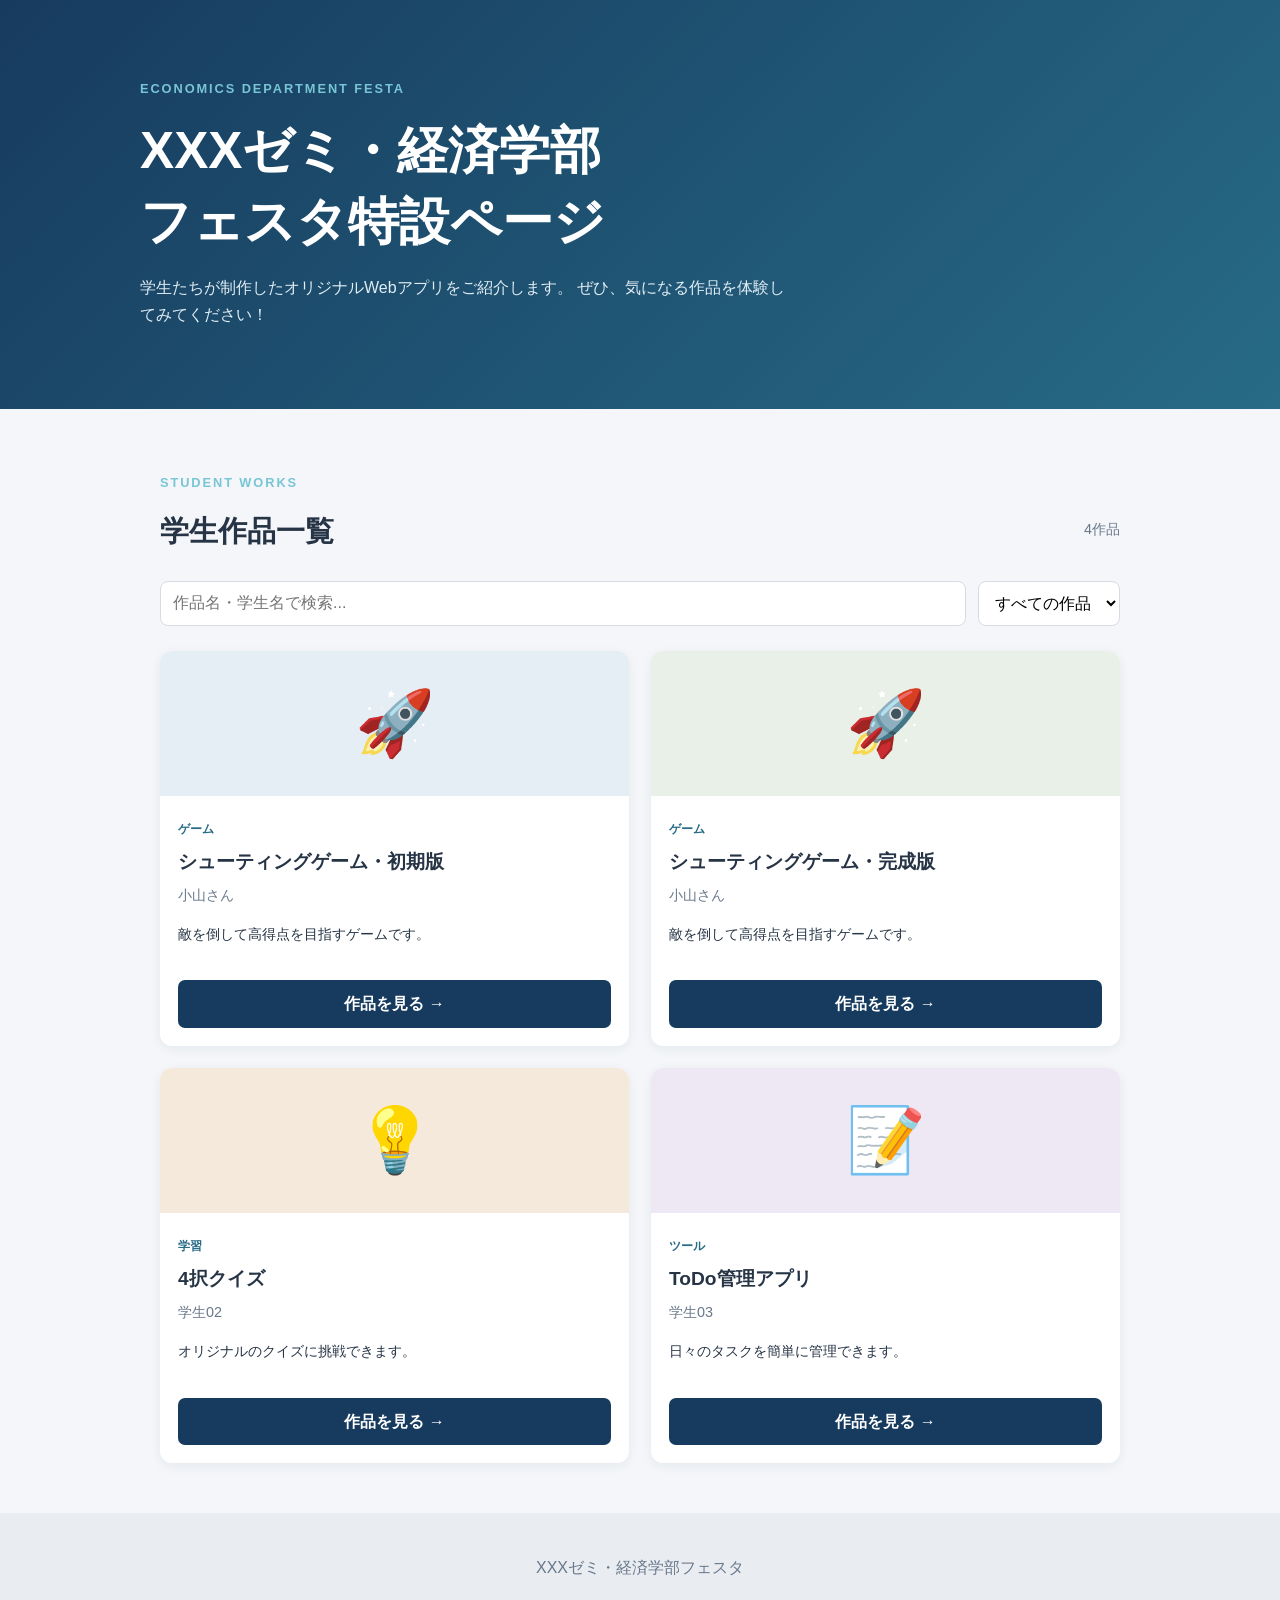
<file: index.html>
<!DOCTYPE html>
<html lang="ja">
<head>
  <meta charset="UTF-8">
  <meta name="viewport" content="width=device-width, initial-scale=1.0">
  <title>XXXゼミ・経済学部フェスタ特設ページ</title>
  <link rel="stylesheet" href="./css/style.css">
</head>
<body>

  <header class="hero">
    <div class="hero-inner">
      <p class="eyebrow">ECONOMICS DEPARTMENT FESTA</p>
      <h1>XXXゼミ・経済学部<br>フェスタ特設ページ</h1>
      <p class="intro">
        学生たちが制作したオリジナルWebアプリをご紹介します。
        ぜひ、気になる作品を体験してみてください！
      </p>
    </div>
  </header>

  <main class="container">
    <section class="section-heading">
      <div>
        <p class="eyebrow">STUDENT WORKS</p>
        <h2>学生作品一覧</h2>
      </div>
      <p id="work-count" class="work-count"></p>
    </section>

    <div class="toolbar">
      <input
        type="search"
        id="search"
        placeholder="作品名・学生名で検索..."
        aria-label="作品を検索"
      >
      <select id="category" aria-label="カテゴリで絞り込み">
        <option value="all">すべての作品</option>
        <option value="ゲーム">ゲーム</option>
        <option value="ツール">ツール</option>
        <option value="学習">学習</option>
      </select>
    </div>

    <div id="works-list" class="works-grid"></div>

    <p id="empty-message" hidden>
      該当する作品はありません。
    </p>
  </main>

  <footer>
    <p>XXXゼミ・経済学部フェスタ</p>
  </footer>

  <script src="./js/main.js"></script>
</body>
</html>
</file>
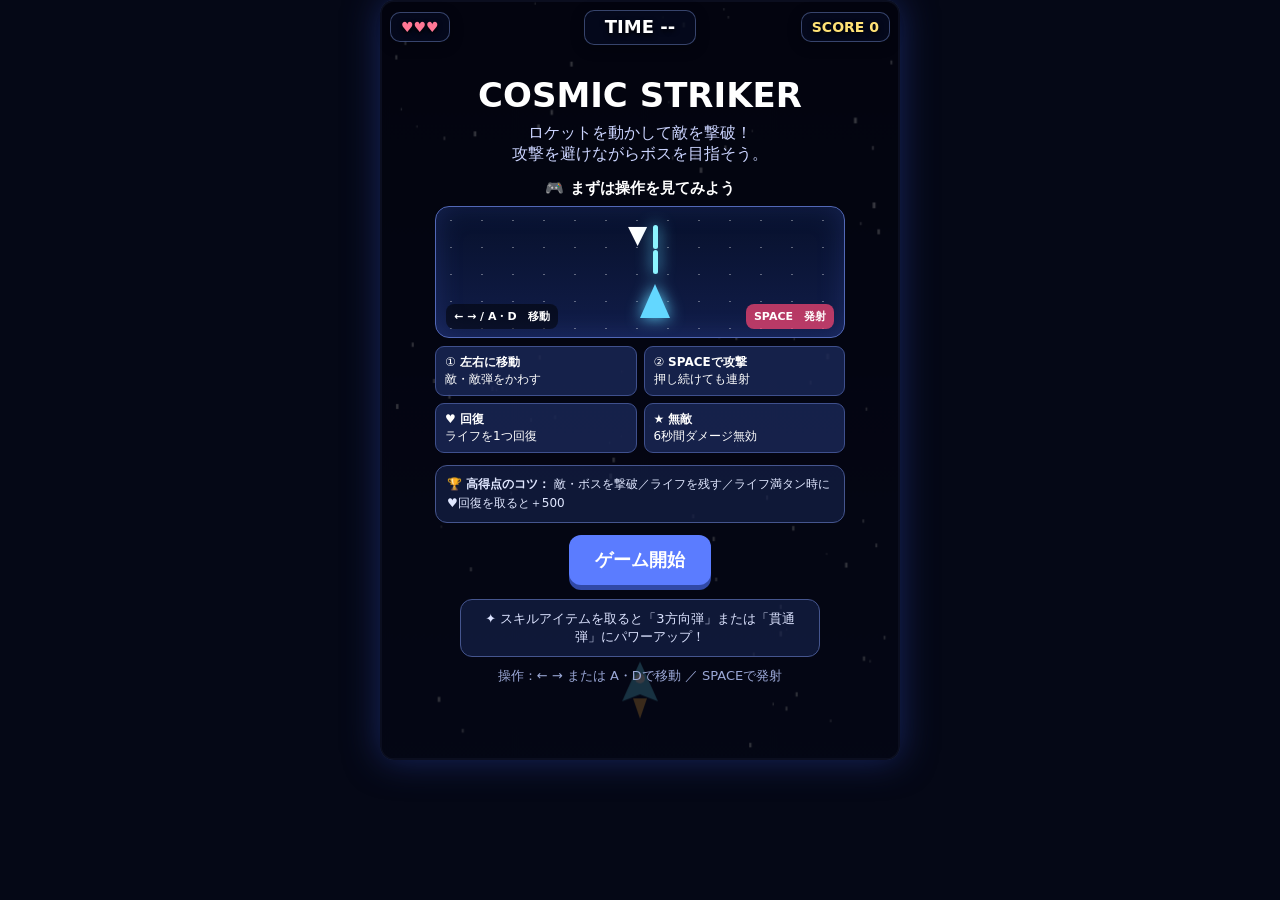
<file: works/koyama/finished/index.html>
<!doctype html>
<html lang="ja">
<head>
<meta charset="utf-8">
<meta name="viewport" content="width=device-width,initial-scale=1">
<title>スターシューター Stage Edition</title>
<style>
*{box-sizing:border-box}
body{margin:0;background:#050816;color:#fff;font-family:system-ui,-apple-system,"Segoe UI",sans-serif;display:flex;justify-content:center;align-items:center;min-height:100vh;overflow:hidden}
#wrap{position:relative;width:min(92vw,520px)}
canvas{display:block;width:100%;height:auto;aspect-ratio:520/760;background:#03050d;border:2px solid #27345f;border-radius:14px;box-shadow:0 0 35px #17255e;touch-action:none}
#hud{position:absolute;top:10px;left:12px;right:12px;display:grid;grid-template-columns:1fr auto 1fr;align-items:start;font-weight:800;text-shadow:0 2px 5px #000;pointer-events:none;font-size:14px}
#score{text-align:left}.stageHud{text-align:center}.timeHud{text-align:center;color:#fff;font-weight:900}.lifeHud{text-align:right}
#status{position:absolute;top:43px;left:12px;right:12px;text-align:center;font-size:12px;font-weight:700;text-shadow:0 2px 5px #000;pointer-events:none}
#overlay{position:absolute;inset:0;display:flex;align-items:center;justify-content:center;text-align:center;background:rgba(3,5,13,.78);border-radius:14px;z-index:5}
#panel{padding:24px 20px;max-width:480px;width:100%}
h1{font-size:34px;margin:0 0 8px} p{margin:8px 0 14px;color:#cbd4ff}
#tutorial{margin:10px auto 12px;max-width:410px}
.tutorialTitle{font-size:15px;font-weight:900;margin-bottom:8px;color:#fff}
.demoBox{position:relative;height:132px;overflow:hidden;border:1px solid #5268b7;border-radius:14px;background:linear-gradient(#07102b,#111d49);box-shadow:inset 0 0 28px rgba(91,124,255,.18)}
.demoStars{position:absolute;inset:0;background-image:radial-gradient(#fff 1px,transparent 1px);background-size:31px 27px;opacity:.35}
.demoShip{position:absolute;left:50%;bottom:19px;width:0;height:0;border-left:15px solid transparent;border-right:15px solid transparent;border-bottom:34px solid #63d7ff;filter:drop-shadow(0 0 8px #63d7ff);animation:demoMove 3.4s ease-in-out infinite}
.demoShip:after{content:"";position:absolute;width:5px;height:24px;background:#8cf4ff;left:-2px;top:-34px;border-radius:5px;box-shadow:0 -25px 0 #8cf4ff;animation:demoShot 1s linear infinite}
.demoEnemy{position:absolute;left:calc(50% - 12px);top:13px;font-size:25px;animation:demoEnemy 2s linear infinite}
.demoKeys{position:absolute;left:10px;bottom:8px;font-size:11px;font-weight:900;background:rgba(0,0,0,.5);padding:5px 8px;border-radius:8px}
.demoFire{position:absolute;right:10px;bottom:8px;font-size:11px;font-weight:900;background:rgba(255,70,115,.7);padding:5px 8px;border-radius:8px}
@keyframes demoMove{0%,100%{transform:translateX(-100px)}50%{transform:translateX(70px)}}
@keyframes demoShot{0%{opacity:0;transform:translateY(0)}25%{opacity:1}100%{opacity:0;transform:translateY(-65px)}}
@keyframes demoEnemy{0%{transform:translateY(0)}100%{transform:translateY(55px)}}
.guideGrid{display:grid;grid-template-columns:1fr 1fr;gap:7px;margin-top:8px;text-align:left;font-size:12px}
.guideCard{padding:7px 9px;border-radius:9px;background:rgba(25,38,84,.85);border:1px solid #3f508d}
#resultFX{display:none;font-size:44px;margin:4px 0;animation:resultPulse .8s ease-in-out infinite alternate}
@keyframes resultPulse{to{transform:scale(1.12)}}
#overlay.clearFX{background:radial-gradient(circle,rgba(40,55,120,.72),rgba(3,5,13,.94));animation:clearGlow 1.1s ease-in-out infinite alternate}
#overlay.overFX{background:linear-gradient(rgba(45,0,12,.86),rgba(3,5,13,.96));filter:saturate(.8)}
@keyframes clearGlow{to{box-shadow:inset 0 0 100px rgba(255,224,92,.24)}}
button{border:0;border-radius:12px;padding:13px 26px;font-size:18px;font-weight:800;cursor:pointer;background:#5b7cff;color:white;box-shadow:0 5px 0 #3149a6}
button:active{transform:translateY(3px);box-shadow:0 2px 0 #3149a6}
#controls{position:absolute;left:10px;right:10px;bottom:12px;display:flex;justify-content:space-between;pointer-events:none;z-index:4}
.ctrl{pointer-events:auto;width:72px;height:58px;border-radius:16px;border:1px solid #53629a;background:rgba(32,46,94,.75);color:white;font-size:27px;font-weight:900;touch-action:none}
#fire{width:92px;background:rgba(145,52,89,.8)}.small{font-size:13px;color:#9ba8d7}
#skillBox{margin:14px auto 0;max-width:360px;padding:10px 12px;border:1px solid #45558e;border-radius:12px;background:rgba(20,31,70,.72);font-size:13px;color:#dce3ff}

/* Cinematic result effects */
#resultFX{position:relative;width:100%;height:125px;margin:0;display:none;overflow:visible}
.resultBig{position:absolute;inset:0;display:flex;align-items:center;justify-content:center;font-weight:1000;letter-spacing:.08em}
.clearFX #panel{animation:clearPanelIn .75s cubic-bezier(.16,.85,.25,1.25) both}
.clearFX #title{font-size:47px;background:linear-gradient(90deg,#fff6a0,#fff,#ffd85b);-webkit-background-clip:text;color:transparent;animation:clearTitle 1.1s ease-in-out infinite alternate}
.clearFX .resultBig{font-size:58px;animation:trophyDrop 1s cubic-bezier(.15,.9,.2,1.25) both}
.clearFX .ray{position:absolute;left:50%;top:50%;width:5px;height:105px;transform-origin:50% 100%;background:linear-gradient(transparent,rgba(255,238,116,.85));animation:raySpin 5s linear infinite}
.clearFX .confetti{position:fixed;top:-25px;width:9px;height:18px;border-radius:2px;animation:confettiFall var(--d) linear var(--delay) infinite;transform:rotate(var(--r))}
.clearFX .spark{position:fixed;width:7px;height:7px;border-radius:50%;background:#fff7a1;box-shadow:0 0 13px #fff2a0;animation:sparkPop 1.4s ease-out var(--delay) infinite}
@keyframes clearPanelIn{from{opacity:0;transform:scale(.7) translateY(45px)}to{opacity:1;transform:none}}
@keyframes clearTitle{to{transform:scale(1.06);filter:drop-shadow(0 0 20px #ffd85b)}}
@keyframes trophyDrop{0%{opacity:0;transform:translateY(-100px) scale(1.7) rotate(-12deg)}70%{opacity:1;transform:translateY(8px) scale(.95) rotate(4deg)}100%{transform:none}}
@keyframes raySpin{to{transform:rotate(360deg)}}
@keyframes confettiFall{0%{transform:translate3d(0,-10vh,0) rotate(0)}100%{transform:translate3d(var(--x),115vh,0) rotate(760deg)}}
@keyframes sparkPop{0%{opacity:0;transform:scale(.2)}35%{opacity:1;transform:scale(1.8)}100%{opacity:0;transform:translate(var(--sx),var(--sy)) scale(.1)}}

.overFX #panel{animation:failDrop .85s cubic-bezier(.2,.7,.2,1) both}
.overFX #title{font-size:48px;color:#ff4965;animation:failTitle 2.1s ease-in-out infinite}
.overFX .resultBig{font-size:70px;color:#ff2948;animation:warningPulse 1.25s ease-in-out infinite}
.overFX:before{content:"";position:fixed;inset:0;pointer-events:none;background:repeating-linear-gradient(0deg,transparent 0 5px,rgba(255,0,40,.035) 6px 7px);animation:scanDown 5s linear infinite}
.overFX .failLine{position:fixed;left:-15%;width:130%;height:2px;background:linear-gradient(90deg,transparent,#ff2448,transparent);opacity:.5;animation:failSweep var(--d) linear var(--delay) infinite}
@keyframes failDrop{0%{opacity:0;transform:translateY(-35px)}45%{transform:translateY(12px)}100%{opacity:1;transform:none}}
@keyframes failTitle{0%,100%{opacity:.72;letter-spacing:.06em}50%{opacity:1;letter-spacing:.13em;text-shadow:0 0 25px #a90022}}
@keyframes warningPulse{0%,100%{opacity:.28;transform:scale(.82)}50%{opacity:1;transform:scale(1.04)}}
@keyframes scanDown{to{transform:translateY(20px)}}
@keyframes failSweep{0%{transform:translateY(-20vh)}100%{transform:translateY(120vh)}}


/* ===== HUD readability upgrade ===== */
#hud{
  position:absolute;top:10px;left:10px;right:10px;z-index:8;
  display:grid!important;
  grid-template-columns:1fr auto 1fr;
  grid-template-areas:
    "hp time score"
    "stage status status";
  align-items:center;gap:6px 10px;
  pointer-events:none;
}
#hud>span{
  background:rgba(4,10,29,.82);
  border:1px solid rgba(139,174,255,.42);
  box-shadow:0 3px 12px rgba(0,0,0,.28);
  border-radius:9px;padding:5px 9px;
  white-space:nowrap;
}
#lives{grid-area:hp;justify-self:start}
#timeHud{grid-area:time;justify-self:center;position:static!important;transform:none!important;
  font-size:18px!important;font-weight:1000;color:#fff;min-width:108px;text-align:center}
#score{grid-area:score;justify-self:end}
#stageHud{grid-area:stage;justify-self:start}
#status{grid-area:status;justify-self:end;max-width:70vw;overflow:hidden;text-overflow:ellipsis}
@media(max-width:520px){
 #hud{left:6px;right:6px;top:6px;gap:4px 6px}
 #hud>span{font-size:11px;padding:4px 6px}
 #timeHud{font-size:15px!important;min-width:88px}
 #status{max-width:62vw}
}

/* ===== Touch controls: keep them outside the rocket's play area ===== */
#touch{
  position:absolute!important;
  left:0!important;right:0!important;bottom:0!important;
  height:92px!important;
  padding:10px 14px 12px!important;
  box-sizing:border-box;
  display:flex!important;
  align-items:center!important;
  justify-content:space-between!important;
  gap:12px!important;
  z-index:12!important;
  background:linear-gradient(to top,rgba(3,7,22,.98),rgba(7,13,35,.91));
  border-top:1px solid rgba(130,165,255,.4);
  backdrop-filter:blur(5px);
}
#touch button{
  position:static!important;
  width:72px!important;height:62px!important;
  margin:0!important;
  border-radius:16px!important;
  background:rgba(30,46,94,.94)!important;
  border:1px solid rgba(150,185,255,.65)!important;
  box-shadow:0 4px 12px rgba(0,0,0,.35)!important;
  font-size:24px!important;
  opacity:1!important;
}
#touch button:last-child{
  width:105px!important;
  background:rgba(132,35,67,.95)!important;
  font-size:16px!important;font-weight:1000!important;
}
/* Reserve visual space above the controls by masking the bottom of the canvas.
   Player movement is also clamped above this strip below. */


/* === Controls completely separated from the play field === */
html,body{
  min-height:100%;
}
#wrap{
  display:flex!important;
  flex-direction:column!important;
  justify-content:flex-start!important;
  overflow:visible!important;
}
canvas{
  flex:0 0 auto;
}
#touch{
  position:relative!important;
  left:auto!important;right:auto!important;bottom:auto!important;
  width:100%!important;
  height:86px!important;
  flex:0 0 86px!important;
  margin:0!important;
  padding:10px 14px!important;
  box-sizing:border-box!important;
  z-index:20!important;
  background:#070d20!important;
  border-top:2px solid rgba(135,170,255,.55)!important;
  display:flex!important;
  justify-content:space-between!important;
  align-items:center!important;
}


/* ===== Clean HUD v2 ===== */
#hud{
  position:absolute!important;
  top:10px!important;left:10px!important;right:10px!important;
  display:grid!important;
  grid-template-columns:1fr auto 1fr!important;
  grid-template-areas:
    "hp time score"
    "status status status"!important;
  gap:7px 10px!important;
  align-items:center!important;
  z-index:10!important;
  pointer-events:none!important;
}
#hud>span{
  border:1px solid rgba(145,175,255,.36)!important;
  background:rgba(5,11,30,.80)!important;
  border-radius:10px!important;
  padding:6px 10px!important;
  box-shadow:0 3px 14px rgba(0,0,0,.28)!important;
  font-weight:850!important;
  line-height:1.15!important;
}
#lives{grid-area:hp!important;justify-self:start!important;color:#ff7795!important}
#timeHud{
  grid-area:time!important;justify-self:center!important;
  position:static!important;transform:none!important;
  min-width:112px!important;text-align:center!important;
  font-size:18px!important;color:#fff!important;
}
#score{grid-area:score!important;justify-self:end!important;color:#ffe276!important}
#status{
  grid-area:status!important;justify-self:center!important;
  max-width:90%!important;text-align:center!important;
  color:#dfe8ff!important;
  min-height:13px!important;
}
.stageHud,#stageHud,#touch{display:none!important}
@media(max-width:520px){
 #hud{top:6px!important;left:6px!important;right:6px!important;gap:5px!important}
 #hud>span{font-size:11px!important;padding:5px 7px!important}
 #timeHud{font-size:15px!important;min-width:88px!important}
 #status{max-width:96%!important}
}

</style>
</head>
<body>
<div id="wrap">
<canvas id="game" width="520" height="760"></canvas>
<div id="hud">
  <span id="score">SCORE 0</span>
<span class="timeHud" id="timeHud">TIME --</span>
  <span class="lifeHud" id="lives">♥♥♥</span>
</div>
<div id="status"></div>
<div id="overlay">
  <div id="panel">
    <h1 id="title">COSMIC STRIKER</h1>
    <div id="resultFX"></div>
    <p id="message">ロケットを動かして敵を撃破！<br>攻撃を避けながらボスを目指そう。</p>
    <div id="tutorial">
      <div class="tutorialTitle">🎮 まずは操作を見てみよう</div>
      <div class="demoBox">
        <div class="demoStars"></div><div class="demoEnemy">▼</div><div class="demoShip"></div>
        <div class="demoKeys">← → / A・D　移動</div><div class="demoFire">SPACE　発射</div>
      </div>
      <div class="guideGrid">
        <div class="guideCard">① <b>左右に移動</b><br>敵・敵弾をかわす</div>
        <div class="guideCard">② <b>SPACEで攻撃</b><br>押し続けても連射</div>
        <div class="guideCard">♥ <b>回復</b><br>ライフを1つ回復</div>
        <div class="guideCard">★ <b>無敵</b><br>6秒間ダメージ無効</div>
      </div>
    </div>
    <div id="scoreGuide" style="margin:0 auto 12px;max-width:410px;padding:9px 11px;border:1px solid #45558e;border-radius:12px;background:rgba(20,31,70,.72);font-size:12px;line-height:1.55;color:#e0e7ff;text-align:left">
      <b>🏆 高得点のコツ：</b> 敵・ボスを撃破／ライフを残す／ライフ満タン時に♥回復を取ると＋500
    </div>
    <button id="start">ゲーム開始</button>
    <div id="skillBox">✦ スキルアイテムを取ると「3方向弾」または「貫通弾」にパワーアップ！</div>
    <div class="small" style="margin-top:10px">操作：← → または A・Dで移動 ／ SPACEで発射</div>
  </div>
</div>
</div>

<script>
"use strict";
const canvas=document.getElementById("game"),ctx=canvas.getContext("2d");
const W=canvas.width,H=canvas.height;
const overlay=document.getElementById("overlay"),startBtn=document.getElementById("start");
const title=document.getElementById("title"),message=document.getElementById("message");
const scoreEl=document.getElementById("score"),livesEl=document.getElementById("lives");
const stageHud={textContent:""},statusEl=document.getElementById("status"),timeHud=document.getElementById("timeHud");
const tutorial=document.getElementById("tutorial"),scoreGuide=document.getElementById("scoreGuide"),skillBox=document.getElementById("skillBox"),resultFX=document.getElementById("resultFX");

let state="menu",score=0,lives=3,last=0,raf=0;
let spawnTimer=0,shotTimer=0,invincible=0,itemTimer=5,invincibleKind="hit",invincibleFlash=0,guaranteedStarTimes=[],guaranteedStarIndex=0;
let stage=0,stageTime=0,stageBanner=0,stageBannerText="",stageBannerPhase=0;
let boss=null,bossBullets=[];
let skill="normal",skillTimer=0,skillName="通常弾";
let combo=0,comboTimer=0,nearMisses=0,stageKills=0,stageDamageTaken=false;
const keys=new Set(),bullets=[],enemies=[],items=[],particles=[],stars=[];
const player={x:W/2,y:H-75,w:34,h:38,speed:360};

for(let i=0;i<90;i++) stars.push({x:Math.random()*W,y:Math.random()*H,s:1+Math.random()*2,v:30+Math.random()*80});

const STAGES=[
 {name:"一回戦",duration:20,enemyRate:.48,enemySpeed:96},
 {name:"二回戦",duration:30,enemyRate:.44,enemySpeed:140},
 {name:"ボス戦",duration:999,boss:true}
];

function resetGame(){
 score=0;lives=3;stage=0;stageTime=0;spawnTimer=.5;shotTimer=0;invincible=1.5;
 itemTimer=4;skill="normal";skillTimer=0;skillName="通常弾";
 combo=0;comboTimer=0;nearMisses=0;stageKills=0;stageDamageTaken=false;
 bullets.length=0;enemies.length=0;items.length=0;particles.length=0;bossBullets.length=0;boss=null;
 player.x=W/2;stageBanner=0;invincibleKind="hit";invincibleFlash=0;
 updateHud();
}
function updateHud(){
 scoreEl.textContent="SCORE "+score;
 livesEl.textContent="HP "+"♥".repeat(lives)+"♡".repeat(3-lives);
 stageHud.textContent=stage>0?STAGES[stage-1].name:"準備中";
 if(state==="playing"&&(stage===1||stage===2)){
  const remain=Math.max(0,STAGES[stage-1].duration-stageTime);
  timeHud.textContent=`TIME ${remain.toFixed(1)}s`;
 }else if(stage===3) timeHud.textContent="BOSS";
 else timeHud.textContent="TIME --";
 const skillText=skill==="normal"?"":`SKILL：${skillName} ${Math.ceil(skillTimer)}s`;
 const invText=invincible>0&&invincibleKind==="star"?`★ 無敵 ${invincible.toFixed(1)}s`:"";
 statusEl.textContent=[invText,skillText,combo>=2?`COMBO ×${combo}`:""].filter(Boolean).join("　");
}
function startGame(){
 clearResultDecor();tutorial.style.display="block";scoreGuide.style.display="block";skillBox.style.display="block";resultFX.style.display="none";
 resetGame();overlay.className="";overlay.style.display="none";state="stageIntro";beginStage(1);
 cancelAnimationFrame(raf);last=performance.now();raf=requestAnimationFrame(loop);
}
function beginStage(n){
 stage=n;stageTime=0;stageBanner=n===3?3.0:2.35;stageBannerPhase=0;stageDamageTaken=false;
 guaranteedStarIndex=0;guaranteedStarTimes=[];
 if(stage===1){
  // 一回戦: 1個確定。序盤すぎ・終了直前を避けたランダム時刻。
  guaranteedStarTimes=[4+Math.random()*14];
 }else if(stage===2){
  // 二回戦: 2個確定。前半・後半から1個ずつランダムにし、偏りを防ぐ。
  guaranteedStarTimes=[3+Math.random()*9,16+Math.random()*9];
 }
 stageBannerText=STAGES[n-1].name.toUpperCase()+" START";
 stageHud.textContent=STAGES[n-1].name;
 enemies.length=0;items.length=0;bossBullets.length=0;
 if(n===3) boss={x:W/2,y:125,w:115,h:82,hp:90,maxHp:90,vx:150,fire:1.2,phase:0};
 state="stageIntro";
}
function showBonus(text){
 stageBannerText=text;stageBanner=1.4;stageBannerPhase=0;
}

function clearResultDecor(){
 document.querySelectorAll(".confetti,.spark,.ray,.failLine").forEach(e=>e.remove());
}
function buildClearFX(){
 clearResultDecor();
 resultFX.innerHTML='<div class="resultBig">🏆</div>';
 const colors=["#ffe45b","#ff5d8f","#64e7ff","#a77cff","#7cff91","#ffffff"];
 for(let i=0;i<42;i++){
  const e=document.createElement("i");e.className="confetti";
  e.style.left=((i*37)%100)+"vw";e.style.background=colors[i%colors.length];
  e.style.setProperty("--d",(2.8+(i%7)*.22)+"s");e.style.setProperty("--delay",(-i*.13)+"s");
  e.style.setProperty("--x",((-90+(i*47)%180))+"px");e.style.setProperty("--r",((i*71)%360)+"deg");
  overlay.appendChild(e);
 }
 for(let i=0;i<12;i++){
  const e=document.createElement("i");e.className="spark";
  e.style.left=(10+(i*29)%80)+"vw";e.style.top=(12+(i*43)%65)+"vh";
  e.style.setProperty("--delay",(i*.11)+"s");e.style.setProperty("--sx",(-70+(i*31)%140)+"px");e.style.setProperty("--sy",(-55+(i*53)%110)+"px");
  overlay.appendChild(e);
 }
 for(let i=0;i<12;i++){const r=document.createElement("i");r.className="ray";r.style.transform=`rotate(${i*30}deg)`;resultFX.appendChild(r)}
}
function buildGameOverFX(){
 clearResultDecor();
 resultFX.innerHTML='<div class="resultBig">⚠</div>';
 for(let i=0;i<8;i++){
  const e=document.createElement("i");e.className="failLine";
  e.style.top=((i*17)%100)+"vh";e.style.setProperty("--d",(2.6+(i%4)*.5)+"s");e.style.setProperty("--delay",(-i*.38)+"s");
  overlay.appendChild(e);
 }
}

function gameOver(){
 state="gameover";title.textContent="GAME OVER";
 message.innerHTML=`MISSION FAILED<br><span style="font-size:14px;color:#c7cbe0">SCORE ${score}　・　${STAGES[Math.max(0,stage-1)]?.name||""}まで到達<br>次はもっと先へ。もう一度挑戦しよう！</span>`;
 buildGameOverFX();resultFX.style.display="block";tutorial.style.display="none";scoreGuide.style.display="none";skillBox.style.display="none";
 overlay.className="overFX";startBtn.textContent="RETRY";overlay.style.display="flex";
}
function clearGame(){
 state="clear";title.textContent="GAME CLEAR!";
 message.innerHTML=`🎉 全ステージ突破！ 🎉<br><span style="font-size:15px;color:#fff4b0">SCORE ${score}</span><br><span style="font-size:13px">ボス撃破＋残りライフボーナス獲得！</span>`;
 buildClearFX();resultFX.style.display="block";tutorial.style.display="none";scoreGuide.style.display="none";skillBox.style.display="none";
 overlay.className="clearFX";startBtn.textContent="もう一度挑戦";overlay.style.display="flex";
}
function shoot(){
 if(state!=="playing" || shotTimer>0)return;
 const y=player.y-22;
 if(skill==="triple"){
   bullets.push({x:player.x,y,v:620,r:4,vx:0,damage:1});
   bullets.push({x:player.x,y,v:620,r:4,vx:-125,damage:1});
   bullets.push({x:player.x,y,v:620,r:4,vx:125,damage:1});
 }else if(skill==="laser"){
   bullets.push({x:player.x,y,v:900,r:5,vx:0,laser:true,damage:2,hitIds:[]});
 }else{
   bullets.push({x:player.x,y,v:620,r:4,vx:0,damage:1});
 }
 shotTimer=skill==="laser"?.32:skill==="triple"?.20:.16;
}
function spawnEnemy(){
 const type=Math.random()<.48?"rocket":"plane";
 const size=type==="rocket"?20:27;
 let count;
 if(stage===1){
  const progress=stageTime/STAGES[0].duration;
  const r=Math.random();
  // 空白時間を減らし、一回戦の中で敵密度がはっきり上昇する構成。
  if(progress<0.30) count=r<0.65?1:2;
  else if(progress<0.65) count=r<0.32?1:2;
  else count=r<0.12?1:(r<0.82?2:3);
 }else{
  count=stage===2&&type==="plane"?1+Math.floor(Math.random()*2):1+Math.floor(Math.random()*3);
 }
 const positions=[];let tries=0;
 while(positions.length<count&&tries++<30){
   const x=size+Math.random()*(W-size*2);
   if(positions.every(px=>Math.abs(px-x)>size*2.4))positions.push(x);
 }
 for(const x of positions){
   const hp=type==="rocket"?1:(stage===1?1:(stage===2?2:3));
   const speed=type==="rocket"?STAGES[stage-1].enemySpeed*1.8+Math.random()*35:STAGES[stage-1].enemySpeed*.72+Math.random()*25;
   enemies.push({x,y:-size*2,size,v:speed,hp,maxHp:hp,
    drift:type==="rocket"?0:(Math.random()-.5)*55,type,shoot:type==="plane"?(stage===1?99:(stage===2?1.8+Math.random()*0.8:1.1+Math.random()*0.8)):99});
 }
}
function spawnItem(x,y,type){
 items.push({x,y,size:15,v:90+Math.random()*35,type,spin:Math.random()*7});
}
function dropFromEnemy(x,y){
 // スキルは敵撃破時だけ出現。ハート・無敵も低確率でドロップ
 const roll=Math.random();
 // 敵撃破時のアイテムは一・二回戦とも大幅に減らす。
 // 一回戦: 合計8% / 二回戦: 合計10%。ボス戦は従来設定を維持。
 if(stage===1){
  if(roll<.025)spawnItem(x,y,"skill");
  else if(roll<.05)spawnItem(x,y,"heart");
  else if(roll<.055)spawnItem(x,y,"star"); // 無敵 0.5%
 }else if(stage===2){
  if(roll<.03)spawnItem(x,y,"skill");
  else if(roll<.065)spawnItem(x,y,"heart");
  else if(roll<.07)spawnItem(x,y,"star"); // 無敵 0.5%
 }else{
  if(roll<.10)spawnItem(x,y,"skill");
  else if(roll<.19)spawnItem(x,y,"heart");
  else if(roll<.31)spawnItem(x,y,"star");
 }
}
function burst(x,y,n=10){
 for(let i=0;i<n;i++){
  const a=Math.random()*Math.PI*2,v=40+Math.random()*180;
  particles.push({x,y,vx:Math.cos(a)*v,vy:Math.sin(a)*v,life:.35+Math.random()*.5});
 }
}
function hitPlayer(){
 if(invincible>0)return;
 lives--;stageDamageTaken=true;invincible=1.4;invincibleKind="hit";invincibleFlash=1.4;burst(player.x,player.y,20);updateHud();
 if(lives<=0)gameOver();
}
function circleRect(cx,cy,r,rx,ry,rw,rh){
 const x=Math.max(rx,Math.min(cx,rx+rw)),y=Math.max(ry,Math.min(cy,ry+rh));
 return (cx-x)**2+(cy-y)**2<r*r;
}
function applyItem(it){
 burst(it.x,it.y,16);
 if(it.type==="heart"){
   if(lives>=3){score+=500;showBonus("FULL LIFE HEART +500");}
   else lives=Math.min(3,lives+1);
  }
 else if(it.type==="star"){invincible=6;invincibleKind="star";invincibleFlash=0;burst(player.x,player.y,32);}
 else{
   const skills=["triple","laser"];
   skill=skills[Math.floor(Math.random()*skills.length)];
   skillTimer=skill==="triple"?5:10;
   skillName=skill==="triple"?"3方向弾":"貫通弾";
 }
 updateHud();
}
function update(dt){
 for(const s of stars){s.y+=s.v*dt;if(s.y>H)s.y=0}
 if(state==="stageIntro"){
   stageBanner-=dt;stageBannerPhase+=dt;
   if(stageBanner<=0)state="playing";
   return;
 }
 if(state!=="playing")return;
 invincible=Math.max(0,invincible-dt);invincibleFlash=Math.max(0,invincibleFlash-dt);shotTimer=Math.max(0,shotTimer-dt);
 if(invincible<=0)invincibleKind="none";updateHud();
 comboTimer=Math.max(0,comboTimer-dt);if(comboTimer<=0)combo=0;
 if(skillTimer>0){skillTimer-=dt;if(skillTimer<=0){skill="normal";skillName="通常弾";updateHud();}}
 let dx=0;if(keys.has("ArrowLeft")||keys.has("a")||keys.has("A"))dx--;if(keys.has("ArrowRight")||keys.has("d")||keys.has("D"))dx++;
 player.x+=dx*player.speed*dt;player.x=Math.max(24,Math.min(W-24,player.x));
 if(keys.has(" ")||keys.has("Spacebar"))shoot();

 stageTime+=dt;
 if(stage<3){
   spawnTimer-=dt;
   if(spawnTimer<=0){spawnEnemy();spawnTimer=Math.max(STAGES[stage-1].enemyRate,.26);}

   if(stageTime>=STAGES[stage-1].duration){
     beginStage(stage+1);return;
   }
 }else{
   updateBoss(dt);
 }

 itemTimer-=dt;
 // 各ラウンドの確定★無敵アイテム。通常の定期アイテムとは別枠。
 if((stage===1||stage===2)&&guaranteedStarIndex<guaranteedStarTimes.length&&stageTime>=guaranteedStarTimes[guaranteedStarIndex]){
   items.push({x:25+Math.random()*(W-50),y:-20,size:16,v:100+Math.random()*30,type:"star",spin:0});
   guaranteedStarIndex++;
 }
 if(itemTimer<=0){
   // 一回戦だけ少し救済を厚くする。二回戦・ボス戦は従来値を維持。
   itemTimer=stage===1?(5.5+Math.random()*2.5):(6+Math.random()*4);
   // 上から流れる無敵アイテムも一・二回戦ではかなりレアにする。
   // 一回戦: 回復92% / 無敵8%、二回戦: 回復90% / 無敵10%、ボス戦は従来55% / 45%。
   const heartRate=stage===1?.92:(stage===2?.90:.55);
   // 上から流れる定期アイテムは回復か無敵。スキルは敵撃破ドロップ限定
   items.push({x:25+Math.random()*(W-50),y:-20,size:16,v:100+Math.random()*30,type:Math.random()<heartRate?"heart":"star",spin:0});
 }

 for(let i=bullets.length-1;i>=0;i--){
   const b=bullets[i];b.y-=b.v*dt;b.x+=(b.vx||0)*dt;
   if(b.y<-30||b.x<-30||b.x>W+30){bullets.splice(i,1);continue}
   let removeBullet=false;
   for(let j=enemies.length-1;j>=0;j--){
    const e=enemies[j];
    if(circleRect(b.x,b.y,b.r,e.x-e.size,e.y-e.size,e.size*2,e.size*2)){
     if(b.laser){if(b.hitIds.includes(e))continue;b.hitIds.push(e);}
     e.hp-=b.damage||1;burst(b.x,b.y,5);
     if(e.hp<=0){
       score+=e.maxHp*100;stageKills++;combo=0;comboTimer=0;
       burst(e.x,e.y,14);dropFromEnemy(e.x,e.y);enemies.splice(j,1);updateHud();
     }
     if(!b.laser){bullets.splice(i,1);removeBullet=true;break;}
    }
   }
   if(removeBullet)continue;
   if(boss&&circleRect(b.x,b.y,b.r,boss.x-boss.w/2,boss.y-boss.h/2,boss.w,boss.h)&&(!b.laser||!b.hitBoss)){
    boss.hp-=b.damage||1;score+=b.laser?8:5;burst(b.x,b.y,4);
    if(b.laser)b.hitBoss=true;
    if(!b.laser)bullets.splice(i,1);
    if(boss.hp<=0){
      burst(boss.x,boss.y,70);
      const bossBonus=5000,lifeBonus=lives*1000;
      score+=bossBonus+lifeBonus;
      boss=null;clearGame();
    }
    updateHud();
   }
 }
 for(let i=enemies.length-1;i>=0;i--){
   const e=enemies[i];e.y+=e.v*dt;e.x+=e.drift*dt;
   if(e.x<e.size||e.x>W-e.size)e.drift*=-1;
   e.x=Math.max(e.size,Math.min(W-e.size,e.x));
   e.shoot-=dt;
   if(e.type==="plane"&&e.shoot<=0&&e.y>0&&e.y<H*.7){enemyShoot(e);e.shoot=stage===2?1.8+Math.random()*0.8:1.1+Math.random()*0.8}
   if(e.y>H+60){enemies.splice(i,1);continue}
   if(circleRect(e.x,e.y,e.size*.72,player.x-player.w/2,player.y-player.h/2,player.w,player.h)){enemies.splice(i,1);hitPlayer();}
 }
 for(let i=items.length-1;i>=0;i--){
   const it=items[i];it.y+=it.v*dt;it.spin+=dt*4;
   if(it.y>H+30){items.splice(i,1);continue}
   if(circleRect(it.x,it.y,it.size,player.x-player.w/2,player.y-player.h/2,player.w,player.h)){applyItem(it);items.splice(i,1);}
 }
 for(let i=bossBullets.length-1;i>=0;i--){
   const b=bossBullets[i];b.x+=b.vx*dt;b.y+=b.vy*dt;
   if(b.y>H+20||b.x<-20||b.x>W+20){bossBullets.splice(i,1);continue}
   if(circleRect(b.x,b.y,b.r,player.x-player.w/2,player.y-player.h/2,player.w,player.h)){bossBullets.splice(i,1);hitPlayer();}
 }
 for(let i=particles.length-1;i>=0;i--){const p=particles[i];p.x+=p.vx*dt;p.y+=p.vy*dt;p.life-=dt;if(p.life<=0)particles.splice(i,1)}
}
function enemyShoot(e){
 const dx=player.x-e.x,dy=player.y-e.y,len=Math.hypot(dx,dy)||1;
 bossBullets.push({x:e.x,y:e.y+e.size,vx:dx/len*180,vy:dy/len*180,r:5});
}
function updateBoss(dt){
 if(!boss)return;
 boss.phase+=dt;boss.x+=boss.vx*dt;
 if(boss.x<boss.w/2||boss.x>W-boss.w/2)boss.vx*=-1;
 boss.fire-=dt;
 if(boss.fire<=0){
   boss.fire=1.0;
   for(let i=-2;i<=2;i++){
     const a=Math.PI/2+i*.17;
     bossBullets.push({x:boss.x,y:boss.y+boss.h/2,vx:Math.cos(a)*180,vy:Math.sin(a)*180,r:6});
   }
 }
}
function drawRocket(e){
 ctx.save();ctx.translate(e.x,e.y);ctx.rotate(Math.PI);
 ctx.fillStyle="#d83d4f";ctx.beginPath();ctx.moveTo(0,-e.size*1.25);ctx.quadraticCurveTo(e.size*.9,-e.size*.2,e.size*.58,e.size);ctx.lineTo(-e.size*.58,e.size);ctx.quadraticCurveTo(-e.size*.9,-e.size*.2,0,-e.size*1.25);ctx.fill();
 ctx.fillStyle="#ffd84d";ctx.beginPath();ctx.arc(0,-e.size*.35,e.size*.28,0,Math.PI*2);ctx.fill();
 ctx.fillStyle="#ff8b32";ctx.beginPath();ctx.moveTo(-7,e.size*.85);ctx.lineTo(0,e.size*1.45+Math.random()*7);ctx.lineTo(7,e.size*.85);ctx.fill();
 ctx.restore();
}
function drawPlane(e){
 ctx.save();ctx.translate(e.x,e.y);ctx.rotate(Math.sin(e.y*.02)*.08);
 ctx.fillStyle="#6b83e8";ctx.beginPath();ctx.moveTo(0,-e.size*1.05);ctx.lineTo(e.size*.32,-e.size*.1);ctx.lineTo(e.size*1.05,e.size*.7);ctx.lineTo(e.size*.35,e.size*.52);ctx.lineTo(0,e.size*1.0);ctx.lineTo(-e.size*.35,e.size*.52);ctx.lineTo(-e.size*1.05,e.size*.7);ctx.lineTo(-e.size*.32,-e.size*.1);ctx.closePath();ctx.fill();
 ctx.fillStyle="#d7efff";ctx.beginPath();ctx.ellipse(0,-e.size*.22,e.size*.23,e.size*.38,0,0,Math.PI*2);ctx.fill();
 ctx.fillStyle="#ff5968";ctx.fillRect(-e.size*.8,e.size*.54,e.size*.22,e.size*.12);ctx.fillRect(e.size*.58,e.size*.54,e.size*.22,e.size*.12);
 ctx.restore();
}
function drawItem(it){
 ctx.save();ctx.translate(it.x,it.y);ctx.rotate(it.spin);
 ctx.shadowBlur=14;
 if(it.type==="heart"){
  ctx.shadowColor="#ff4b79";ctx.fillStyle="#ff4b79";ctx.beginPath();ctx.moveTo(0,12);ctx.bezierCurveTo(-20,-1,-13,-14,-4,-10);ctx.bezierCurveTo(0,-18,13,-14,4,-1);ctx.bezierCurveTo(13,-14,20,-1,0,12);ctx.fill();
 }else if(it.type==="star"){
  ctx.shadowColor="#ffe85b";ctx.fillStyle="#ffe85b";drawStar(0,0,16,7,5);
 }else{
  ctx.shadowColor="#8cf4ff";ctx.fillStyle="#8cf4ff";drawStar(0,0,16,6,6);
 }
 ctx.shadowBlur=0;ctx.restore();
}
function drawStar(x,y,r,R,n){
 ctx.beginPath();for(let i=0;i<n*2;i++){const a=-Math.PI/2+i*Math.PI/n,rr=i%2?r:R;ctx.lineTo(x+Math.cos(a)*rr,y+Math.sin(a)*rr)}ctx.closePath();ctx.fill();
}
function drawBoss(){
 if(!boss)return;
 ctx.save();ctx.translate(boss.x,boss.y);
 ctx.fillStyle="#8a4dcb";ctx.beginPath();ctx.moveTo(0,-boss.h/2);ctx.lineTo(boss.w/2,boss.h*.2);ctx.lineTo(boss.w*.32,boss.h/2);ctx.lineTo(0,boss.h*.25);ctx.lineTo(-boss.w*.32,boss.h/2);ctx.lineTo(-boss.w/2,boss.h*.2);ctx.closePath();ctx.fill();
 ctx.fillStyle="#ffcf4a";ctx.beginPath();ctx.arc(0,0,16+Math.sin(boss.phase*5)*2,0,Math.PI*2);ctx.fill();
 ctx.fillStyle="#fff";ctx.fillRect(-boss.w*.72,-boss.h*.72,boss.w*1.44,7);
 ctx.fillStyle="#ff4b5c";ctx.fillRect(-boss.w*.72,-boss.h*.72,boss.w*1.44*(boss.hp/boss.maxHp),7);
 ctx.restore();
}
function draw(){
 ctx.clearRect(0,0,W,H);
 const g=ctx.createLinearGradient(0,0,0,H);g.addColorStop(0,"#030516");g.addColorStop(1,"#0a1030");ctx.fillStyle=g;ctx.fillRect(0,0,W,H);
 ctx.fillStyle="#fff";for(const s of stars){ctx.globalAlpha=.35+s.s*.2;ctx.fillRect(s.x,s.y,s.s,s.s*2)}ctx.globalAlpha=1;
 for(const b of bullets){ctx.fillStyle=b.laser?"#b7ffff":"#8cf4ff";ctx.shadowBlur=b.laser?12:0;ctx.shadowColor="#8cf4ff";ctx.fillRect(b.x-(b.laser?3:b.r),b.y-(b.laser?14:b.r),b.laser?6:b.r*2,b.laser?28:b.r*2);ctx.shadowBlur=0}
 for(const e of enemies)e.type==="rocket"?drawRocket(e):drawPlane(e);
 for(const it of items)drawItem(it);
 for(const b of bossBullets){ctx.fillStyle="#ff6685";ctx.beginPath();ctx.arc(b.x,b.y,b.r,0,Math.PI*2);ctx.fill()}
 drawBoss();
 const starShield=invincible>0&&invincibleKind==="star";
 if(invincibleKind!=="hit"||invincible<=0||Math.floor(invincible*12)%2===0){
  ctx.save();ctx.translate(player.x,player.y);ctx.fillStyle=starShield?"#ffe34f":"#63d7ff";
  ctx.beginPath();ctx.moveTo(0,-22);ctx.lineTo(18,18);ctx.lineTo(0,11);ctx.lineTo(-18,18);ctx.closePath();ctx.fill();
  ctx.fillStyle="#fff";ctx.beginPath();ctx.arc(0,-5,5,0,7);ctx.fill();
  ctx.fillStyle=starShield?"#ffd83d":"#ffb34d";ctx.beginPath();ctx.moveTo(-7,15);ctx.lineTo(0,30+Math.random()*8);ctx.lineTo(7,15);ctx.fill();ctx.restore();
 }
 for(const p of particles){ctx.globalAlpha=Math.max(0,p.life*1.5);ctx.fillStyle="#ffd36a";ctx.fillRect(p.x-2,p.y-2,4,4)}ctx.globalAlpha=1;
 if(state==="stageIntro")drawStageBanner();
}
function drawStageBanner(){
 const t=stageBannerPhase,fade=Math.min(1,t/.35,stageBanner/.35);
 ctx.save();
 if(stage===3){
  const flash=Math.sin(t*22)>0;
  ctx.globalAlpha=.22*fade;ctx.fillStyle=flash?"#ff1e3c":"#42000b";ctx.fillRect(0,0,W,H);
  ctx.globalAlpha=.95*fade;ctx.fillStyle="#ff2948";ctx.fillRect(0,80, W,8);ctx.fillRect(0,H-88,W,8);
  ctx.fillStyle="#180007";ctx.fillRect(0,H/2-91,W,182);
  ctx.strokeStyle="#ff3855";ctx.lineWidth=3;ctx.strokeRect(8,H/2-82,W-16,164);
  ctx.textAlign="center";ctx.shadowBlur=25;ctx.shadowColor="#ff1738";
  ctx.fillStyle="#ff3654";ctx.font="900 23px system-ui";ctx.fillText("⚠ EMERGENCY ALERT ⚠",W/2,H/2-48);
  ctx.fillStyle="#fff";ctx.font="1000 51px system-ui";ctx.fillText("BOSS BATTLE",W/2,H/2+12);
  ctx.font="900 20px system-ui";ctx.fillStyle="#ffcf58";ctx.fillText("最終決戦 — 強敵を撃破せよ！",W/2,H/2+51);
  ctx.shadowBlur=0;ctx.font="800 13px system-ui";ctx.fillStyle="#ff8ca0";ctx.fillText("WARNING  •  WARNING  •  WARNING",W/2,H/2+76);
 }else{
  const p=Math.min(1,t/.6),scale=.72+p*.28;
  ctx.translate(W/2,H/2);ctx.scale(scale,scale);ctx.globalAlpha=fade;
  ctx.fillStyle="rgba(10,18,54,.82)";ctx.fillRect(-W/2,-72,W,144);
  ctx.fillStyle="#8cf4ff";ctx.fillRect(-150,-55,300,3);ctx.fillRect(-150,52,300,3);
  ctx.textAlign="center";ctx.fillStyle="#fff";ctx.font="900 18px system-ui";ctx.fillText(stage===1?"MISSION 01":"MISSION 02",0,-30);
  ctx.font="1000 48px system-ui";ctx.shadowBlur=28;ctx.shadowColor="#5b7cff";ctx.fillText(stageBannerText,0,20);
  ctx.shadowBlur=0;ctx.font="700 15px system-ui";ctx.fillStyle="#d9e2ff";ctx.fillText(stage===1?"まずは敵の動きを見極めろ！":"敵の攻撃に注意して突破せよ！",0,48);
 }
 ctx.restore();
}
function loop(t){
 const dt=Math.min(.033,(t-last)/1000);last=t;update(dt);draw();
 if(state!=="menu"&&state!=="gameover"&&state!=="clear")raf=requestAnimationFrame(loop);else raf=0;
}
window.addEventListener("keydown",e=>{
 if(["ArrowLeft","ArrowRight"," ","a","d","A","D"].includes(e.key))e.preventDefault();
 keys.add(e.key);if(e.key==="Enter"&&(state==="menu"||state==="gameover"||state==="clear"))startGame();
});
window.addEventListener("keyup",e=>keys.delete(e.key));
startBtn.addEventListener("click",startGame);
canvas.addEventListener("pointerdown",e=>{
 if(state==="playing"){const r=canvas.getBoundingClientRect();player.x=(e.clientX-r.left)/r.width*W;shoot();}
});
canvas.addEventListener("pointermove",e=>{
 if(state==="playing"&&e.buttons){const r=canvas.getBoundingClientRect();player.x=(e.clientX-r.left)/r.width*W;player.x=Math.max(24,Math.min(W-24,player.x));shoot();}
});
draw();
</script>
</body>
</html>
</file>
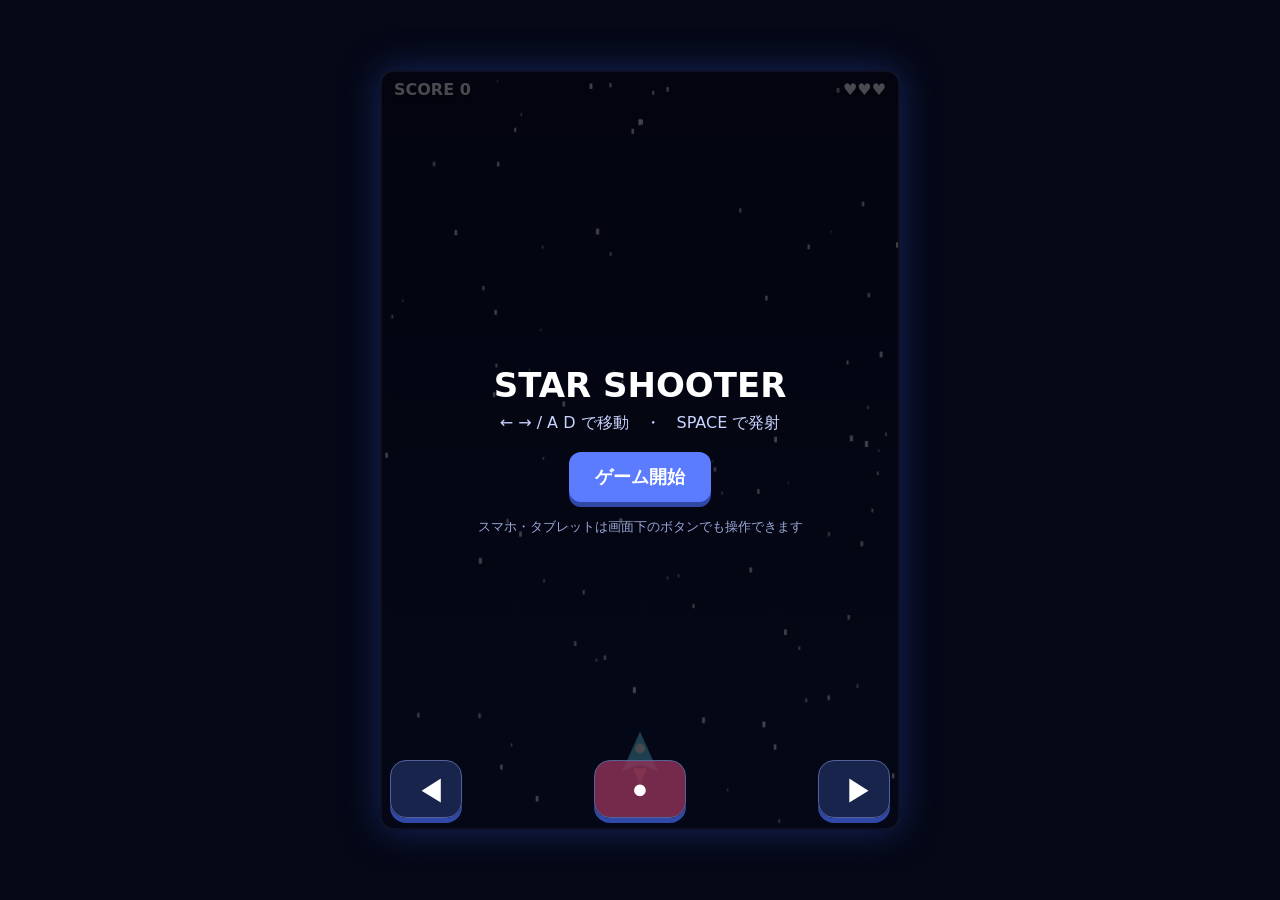
<file: works/koyama/prototype/index.html>
<!doctype html>
<html lang="ja">
<head>
<meta charset="utf-8">
<meta name="viewport" content="width=device-width,initial-scale=1">
<title>スターシューター</title>
<style>
  *{box-sizing:border-box}
  body{margin:0;background:#050816;color:#fff;font-family:system-ui,-apple-system,"Segoe UI",sans-serif;
       display:flex;justify-content:center;align-items:center;min-height:100vh;overflow:hidden}
  #wrap{position:relative;width:min(92vw,520px)}
  canvas{display:block;width:100%;height:auto;aspect-ratio:520/760;background:#03050d;border:2px solid #27345f;border-radius:14px;
         box-shadow:0 0 35px #17255e;touch-action:none}
  #hud{position:absolute;top:10px;left:14px;right:14px;display:flex;justify-content:space-between;
       font-weight:700;text-shadow:0 2px 5px #000;pointer-events:none}
  #overlay{position:absolute;inset:0;display:flex;align-items:center;justify-content:center;text-align:center;
           background:rgba(3,5,13,.72);border-radius:14px}
  #panel{padding:28px 22px}
  h1{font-size:34px;margin:0 0 8px}
  p{margin:8px 0 18px;color:#cbd4ff}
  button{border:0;border-radius:12px;padding:13px 26px;font-size:18px;font-weight:800;cursor:pointer;
         background:#5b7cff;color:white;box-shadow:0 5px 0 #3149a6}
  button:active{transform:translateY(3px);box-shadow:0 2px 0 #3149a6}
  #controls{position:absolute;left:10px;right:10px;bottom:12px;display:flex;justify-content:space-between;pointer-events:none}
  .ctrl{pointer-events:auto;width:72px;height:58px;border-radius:16px;border:1px solid #53629a;
         background:rgba(32,46,94,.75);color:white;font-size:27px;font-weight:900;touch-action:none}
  #fire{width:92px;background:rgba(145,52,89,.8)}
  .small{font-size:13px;color:#9ba8d7}
</style>
</head>
<body>
<div id="wrap">
  <canvas id="game" width="520" height="760"></canvas>
  <div id="hud"><span id="score">SCORE 0</span><span id="lives">♥♥♥</span></div>
  <div id="overlay">
    <div id="panel">
      <h1 id="title">STAR SHOOTER</h1>
      <p id="message">← → / A D で移動　・　SPACE で発射</p>
      <button id="start">ゲーム開始</button>
      <div class="small" style="margin-top:16px">スマホ・タブレットは画面下のボタンでも操作できます</div>
    </div>
  </div>
  <div id="controls">
    <button class="ctrl" id="left">◀</button>
    <button class="ctrl" id="fire">●</button>
    <button class="ctrl" id="right">▶</button>
  </div>
</div>

<script>
"use strict";
const canvas=document.getElementById("game"), ctx=canvas.getContext("2d");
const W=canvas.width,H=canvas.height;
const overlay=document.getElementById("overlay"), startBtn=document.getElementById("start");
const title=document.getElementById("title"), message=document.getElementById("message");
const scoreEl=document.getElementById("score"), livesEl=document.getElementById("lives");

let state="menu", score=0, lives=3, last=0, raf=0, spawnTimer=0, shotTimer=0, invincible=0;
const keys=new Set(), bullets=[], enemies=[], particles=[], stars=[];
const player={x:W/2,y:H-75,w:34,h:38,speed:360};
for(let i=0;i<90;i++) stars.push({x:Math.random()*W,y:Math.random()*H,s:1+Math.random()*2,v:30+Math.random()*80});

function resetGame(){
  score=0;lives=3;spawnTimer=0;shotTimer=0;invincible=1.2;
  bullets.length=0;enemies.length=0;particles.length=0;
  player.x=W/2;
  updateHud();
}
function updateHud(){
  scoreEl.textContent="SCORE "+score;
  livesEl.textContent="♥".repeat(lives)+"♡".repeat(3-lives);
}
function startGame(){
  resetGame(); state="playing"; overlay.style.display="none";
  cancelAnimationFrame(raf); last=performance.now(); raf=requestAnimationFrame(loop);
}
function gameOver(){
  state="gameover";
  title.textContent="GAME OVER";
  message.textContent="SCORE "+score+"　もう一度挑戦しよう！";
  startBtn.textContent="もう一度遊ぶ";
  overlay.style.display="flex";
}
function shoot(){
  if(state!=="playing" || shotTimer>0) return;
  bullets.push({x:player.x,y:player.y-22,v:620,r:4});
  shotTimer=.16;
}
function spawnEnemy(){
  const size=26+Math.random()*16;
  enemies.push({x:size+Math.random()*(W-size*2),y:-size,size,v:75+Math.random()*75,
                hp:1+Math.floor(score/500),phase:Math.random()*6.28});
}
function burst(x,y,n=10){
  for(let i=0;i<n;i++){
    const a=Math.random()*Math.PI*2, v=40+Math.random()*180;
    particles.push({x,y,vx:Math.cos(a)*v,vy:Math.sin(a)*v,life:.35+Math.random()*.5});
  }
}
function hitPlayer(){
  if(invincible>0) return;
  lives--;invincible=1.4;burst(player.x,player.y,20);updateHud();
  if(lives<=0) gameOver();
}
function circleRect(cx,cy,r,rx,ry,rw,rh){
  const x=Math.max(rx,Math.min(cx,rx+rw)), y=Math.max(ry,Math.min(cy,ry+rh));
  return (cx-x)**2+(cy-y)**2<r*r;
}
function update(dt){
  // 背景
  for(const s of stars){s.y+=s.v*dt;if(s.y>H)s.y=0}
  if(state!=="playing") return;
  invincible=Math.max(0,invincible-dt);shotTimer=Math.max(0,shotTimer-dt);
  let dx=0;if(keys.has("ArrowLeft")||keys.has("a"))dx--;if(keys.has("ArrowRight")||keys.has("d"))dx++;
  player.x+=dx*player.speed*dt;player.x=Math.max(24,Math.min(W-24,player.x));
  if(keys.has(" ")||keys.has("Spacebar")) shoot();

  spawnTimer-=dt;
  if(spawnTimer<=0){spawnEnemy();spawnTimer=Math.max(.28,.78-score/2500)}

  for(let i=bullets.length-1;i>=0;i--){
    const b=bullets[i];b.y-=b.v*dt;
    if(b.y< -10){bullets.splice(i,1);continue}
    for(let j=enemies.length-1;j>=0;j--){
      const e=enemies[j];
      if(circleRect(b.x,b.y,b.r,e.x-e.size,e.y-e.size,e.size*2,e.size*2)){
        bullets.splice(i,1);e.hp--;burst(b.x,b.y,5);
        if(e.hp<=0){score+=100;burst(e.x,e.y,14);enemies.splice(j,1);updateHud()}
        break;
      }
    }
  }
  for(let i=enemies.length-1;i>=0;i--){
    const e=enemies[i];e.y+=e.v*dt;e.x+=Math.sin(e.phase+e.y*.018)*35*dt;
    if(e.y>H+50){enemies.splice(i,1);continue}
    if(circleRect(e.x,e.y,e.size*.75,player.x-player.w/2,player.y-player.h/2,player.w,player.h)){
      enemies.splice(i,1);hitPlayer();
    }
  }
  for(let i=particles.length-1;i>=0;i--){
    const p=particles[i];p.x+=p.vx*dt;p.y+=p.vy*dt;p.life-=dt;
    if(p.life<=0)particles.splice(i,1);
  }
}
function draw(){
  ctx.clearRect(0,0,W,H);
  const g=ctx.createLinearGradient(0,0,0,H);g.addColorStop(0,"#030516");g.addColorStop(1,"#0a1030");
  ctx.fillStyle=g;ctx.fillRect(0,0,W,H);
  ctx.fillStyle="#fff";
  for(const s of stars){ctx.globalAlpha=.35+s.s*.2;ctx.fillRect(s.x,s.y,s.s,s.s*2)}
  ctx.globalAlpha=1;

  // bullets
  for(const b of bullets){ctx.fillStyle="#8cf4ff";ctx.beginPath();ctx.arc(b.x,b.y,b.r,0,Math.PI*2);ctx.fill()}

  // enemies
  for(const e of enemies){
    ctx.save();ctx.translate(e.x,e.y);ctx.rotate(e.y*.004);
    ctx.fillStyle="#ff5577";ctx.beginPath();
    for(let k=0;k<8;k++){const a=k*Math.PI/4,r=k%2?e.size*.48:e.size;ctx.lineTo(Math.cos(a)*r,Math.sin(a)*r)}
    ctx.closePath();ctx.fill();
    ctx.fillStyle="#ffd3df";ctx.beginPath();ctx.arc(-e.size*.25,-e.size*.12,3,0,7);ctx.arc(e.size*.25,-e.size*.12,3,0,7);ctx.fill();
    ctx.restore();
  }
  // player
  if(invincible<=0 || Math.floor(invincible*12)%2===0){
    ctx.save();ctx.translate(player.x,player.y);
    ctx.fillStyle="#63d7ff";ctx.beginPath();ctx.moveTo(0,-22);ctx.lineTo(18,18);ctx.lineTo(0,11);ctx.lineTo(-18,18);ctx.closePath();ctx.fill();
    ctx.fillStyle="#fff";ctx.beginPath();ctx.arc(0,-5,5,0,7);ctx.fill();
    ctx.fillStyle="#ffb34d";ctx.beginPath();ctx.moveTo(-7,15);ctx.lineTo(0,30+Math.random()*8);ctx.lineTo(7,15);ctx.fill();
    ctx.restore();
  }
  for(const p of particles){ctx.globalAlpha=Math.max(0,p.life*1.5);ctx.fillStyle="#ffd36a";ctx.fillRect(p.x-2,p.y-2,4,4)}
  ctx.globalAlpha=1;
}
function loop(t){
  const dt=Math.min(.033,(t-last)/1000);last=t;
  update(dt);draw();
  if(state==="playing") raf=requestAnimationFrame(loop);
  else raf=0;
}

// Keyboard
window.addEventListener("keydown",e=>{
  if(["ArrowLeft","ArrowRight"," ","a","d","A","D"].includes(e.key))e.preventDefault();
  keys.add(e.key);
  if(e.key==="Enter" && state!=="playing") startGame();
});
window.addEventListener("keyup",e=>keys.delete(e.key));

// Buttons use pointer events so mouse, touch and pen all work.
function holdButton(el,key){
  const down=e=>{e.preventDefault();keys.add(key)};
  const up=e=>{e.preventDefault();keys.delete(key)};
  el.addEventListener("pointerdown",down);
  ["pointerup","pointercancel","pointerleave"].forEach(ev=>el.addEventListener(ev,up));
}
holdButton(document.getElementById("left"),"ArrowLeft");
holdButton(document.getElementById("right"),"ArrowRight");
document.getElementById("fire").addEventListener("pointerdown",e=>{e.preventDefault();shoot();keys.add(" ")});
["pointerup","pointercancel","pointerleave"].forEach(ev=>document.getElementById("fire").addEventListener(ev,e=>{e.preventDefault();keys.delete(" ")}));
startBtn.addEventListener("click",startGame);
canvas.addEventListener("pointerdown",e=>{
  if(state==="playing"){const r=canvas.getBoundingClientRect();player.x=(e.clientX-r.left)/r.width*W;shoot()}
});
canvas.addEventListener("pointermove",e=>{
  if(state==="playing" && e.buttons){const r=canvas.getBoundingClientRect();player.x=(e.clientX-r.left)/r.width*W;player.x=Math.max(24,Math.min(W-24,player.x));shoot()}
});
draw();
</script>
</body>
</html>
</file>
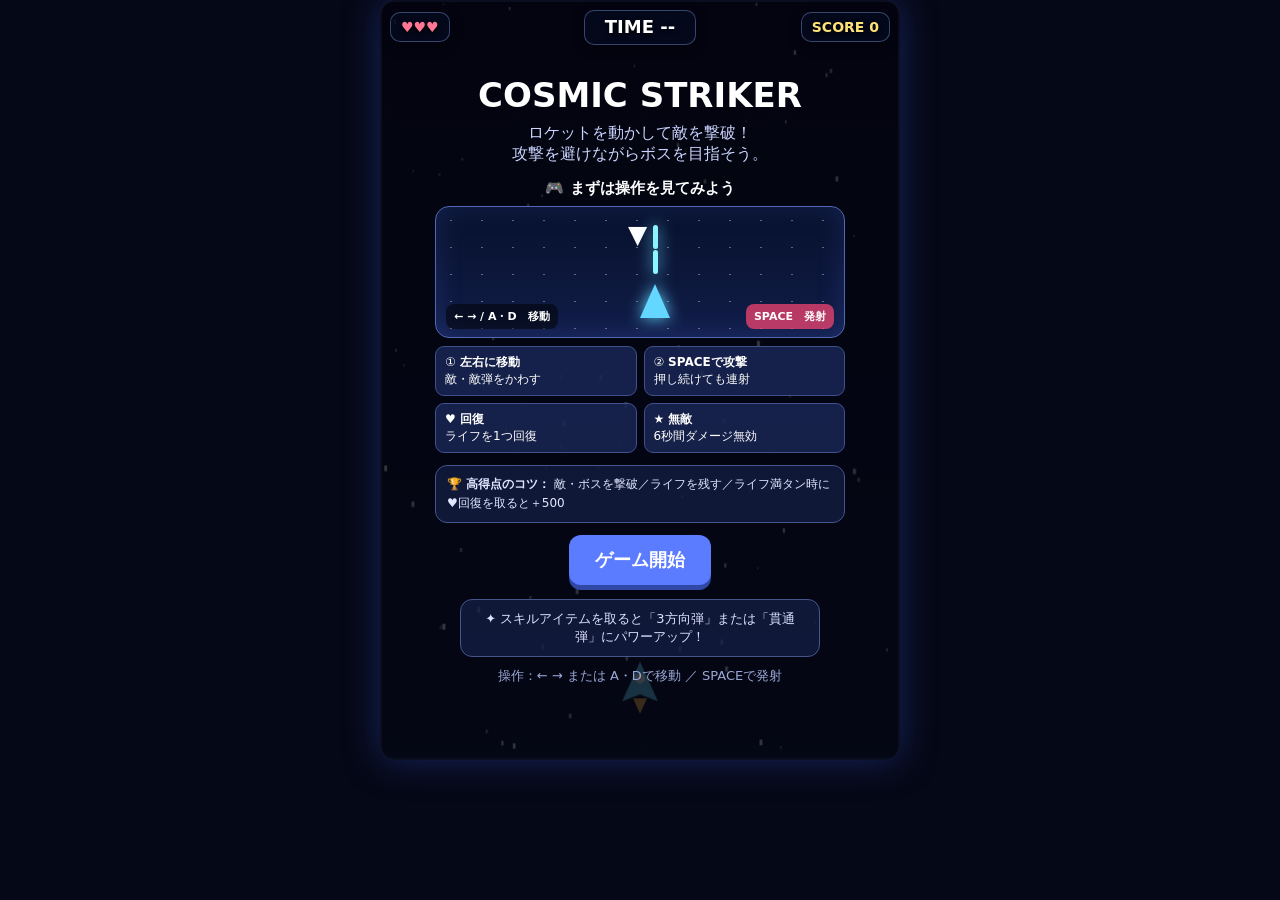
<file: works/koyama/finished/完成版.html>
<!doctype html>
<html lang="ja">
<head>
<meta charset="utf-8">
<meta name="viewport" content="width=device-width,initial-scale=1">
<title>スターシューター Stage Edition</title>
<style>
*{box-sizing:border-box}
body{margin:0;background:#050816;color:#fff;font-family:system-ui,-apple-system,"Segoe UI",sans-serif;display:flex;justify-content:center;align-items:center;min-height:100vh;overflow:hidden}
#wrap{position:relative;width:min(92vw,520px)}
canvas{display:block;width:100%;height:auto;aspect-ratio:520/760;background:#03050d;border:2px solid #27345f;border-radius:14px;box-shadow:0 0 35px #17255e;touch-action:none}
#hud{position:absolute;top:10px;left:12px;right:12px;display:grid;grid-template-columns:1fr auto 1fr;align-items:start;font-weight:800;text-shadow:0 2px 5px #000;pointer-events:none;font-size:14px}
#score{text-align:left}.stageHud{text-align:center}.timeHud{text-align:center;color:#fff;font-weight:900}.lifeHud{text-align:right}
#status{position:absolute;top:43px;left:12px;right:12px;text-align:center;font-size:12px;font-weight:700;text-shadow:0 2px 5px #000;pointer-events:none}
#overlay{position:absolute;inset:0;display:flex;align-items:center;justify-content:center;text-align:center;background:rgba(3,5,13,.78);border-radius:14px;z-index:5}
#panel{padding:24px 20px;max-width:480px;width:100%}
h1{font-size:34px;margin:0 0 8px} p{margin:8px 0 14px;color:#cbd4ff}
#tutorial{margin:10px auto 12px;max-width:410px}
.tutorialTitle{font-size:15px;font-weight:900;margin-bottom:8px;color:#fff}
.demoBox{position:relative;height:132px;overflow:hidden;border:1px solid #5268b7;border-radius:14px;background:linear-gradient(#07102b,#111d49);box-shadow:inset 0 0 28px rgba(91,124,255,.18)}
.demoStars{position:absolute;inset:0;background-image:radial-gradient(#fff 1px,transparent 1px);background-size:31px 27px;opacity:.35}
.demoShip{position:absolute;left:50%;bottom:19px;width:0;height:0;border-left:15px solid transparent;border-right:15px solid transparent;border-bottom:34px solid #63d7ff;filter:drop-shadow(0 0 8px #63d7ff);animation:demoMove 3.4s ease-in-out infinite}
.demoShip:after{content:"";position:absolute;width:5px;height:24px;background:#8cf4ff;left:-2px;top:-34px;border-radius:5px;box-shadow:0 -25px 0 #8cf4ff;animation:demoShot 1s linear infinite}
.demoEnemy{position:absolute;left:calc(50% - 12px);top:13px;font-size:25px;animation:demoEnemy 2s linear infinite}
.demoKeys{position:absolute;left:10px;bottom:8px;font-size:11px;font-weight:900;background:rgba(0,0,0,.5);padding:5px 8px;border-radius:8px}
.demoFire{position:absolute;right:10px;bottom:8px;font-size:11px;font-weight:900;background:rgba(255,70,115,.7);padding:5px 8px;border-radius:8px}
@keyframes demoMove{0%,100%{transform:translateX(-100px)}50%{transform:translateX(70px)}}
@keyframes demoShot{0%{opacity:0;transform:translateY(0)}25%{opacity:1}100%{opacity:0;transform:translateY(-65px)}}
@keyframes demoEnemy{0%{transform:translateY(0)}100%{transform:translateY(55px)}}
.guideGrid{display:grid;grid-template-columns:1fr 1fr;gap:7px;margin-top:8px;text-align:left;font-size:12px}
.guideCard{padding:7px 9px;border-radius:9px;background:rgba(25,38,84,.85);border:1px solid #3f508d}
#resultFX{display:none;font-size:44px;margin:4px 0;animation:resultPulse .8s ease-in-out infinite alternate}
@keyframes resultPulse{to{transform:scale(1.12)}}
#overlay.clearFX{background:radial-gradient(circle,rgba(40,55,120,.72),rgba(3,5,13,.94));animation:clearGlow 1.1s ease-in-out infinite alternate}
#overlay.overFX{background:linear-gradient(rgba(45,0,12,.86),rgba(3,5,13,.96));filter:saturate(.8)}
@keyframes clearGlow{to{box-shadow:inset 0 0 100px rgba(255,224,92,.24)}}
button{border:0;border-radius:12px;padding:13px 26px;font-size:18px;font-weight:800;cursor:pointer;background:#5b7cff;color:white;box-shadow:0 5px 0 #3149a6}
button:active{transform:translateY(3px);box-shadow:0 2px 0 #3149a6}
#controls{position:absolute;left:10px;right:10px;bottom:12px;display:flex;justify-content:space-between;pointer-events:none;z-index:4}
.ctrl{pointer-events:auto;width:72px;height:58px;border-radius:16px;border:1px solid #53629a;background:rgba(32,46,94,.75);color:white;font-size:27px;font-weight:900;touch-action:none}
#fire{width:92px;background:rgba(145,52,89,.8)}.small{font-size:13px;color:#9ba8d7}
#skillBox{margin:14px auto 0;max-width:360px;padding:10px 12px;border:1px solid #45558e;border-radius:12px;background:rgba(20,31,70,.72);font-size:13px;color:#dce3ff}

/* Cinematic result effects */
#resultFX{position:relative;width:100%;height:125px;margin:0;display:none;overflow:visible}
.resultBig{position:absolute;inset:0;display:flex;align-items:center;justify-content:center;font-weight:1000;letter-spacing:.08em}
.clearFX #panel{animation:clearPanelIn .75s cubic-bezier(.16,.85,.25,1.25) both}
.clearFX #title{font-size:47px;background:linear-gradient(90deg,#fff6a0,#fff,#ffd85b);-webkit-background-clip:text;color:transparent;animation:clearTitle 1.1s ease-in-out infinite alternate}
.clearFX .resultBig{font-size:58px;animation:trophyDrop 1s cubic-bezier(.15,.9,.2,1.25) both}
.clearFX .ray{position:absolute;left:50%;top:50%;width:5px;height:105px;transform-origin:50% 100%;background:linear-gradient(transparent,rgba(255,238,116,.85));animation:raySpin 5s linear infinite}
.clearFX .confetti{position:fixed;top:-25px;width:9px;height:18px;border-radius:2px;animation:confettiFall var(--d) linear var(--delay) infinite;transform:rotate(var(--r))}
.clearFX .spark{position:fixed;width:7px;height:7px;border-radius:50%;background:#fff7a1;box-shadow:0 0 13px #fff2a0;animation:sparkPop 1.4s ease-out var(--delay) infinite}
@keyframes clearPanelIn{from{opacity:0;transform:scale(.7) translateY(45px)}to{opacity:1;transform:none}}
@keyframes clearTitle{to{transform:scale(1.06);filter:drop-shadow(0 0 20px #ffd85b)}}
@keyframes trophyDrop{0%{opacity:0;transform:translateY(-100px) scale(1.7) rotate(-12deg)}70%{opacity:1;transform:translateY(8px) scale(.95) rotate(4deg)}100%{transform:none}}
@keyframes raySpin{to{transform:rotate(360deg)}}
@keyframes confettiFall{0%{transform:translate3d(0,-10vh,0) rotate(0)}100%{transform:translate3d(var(--x),115vh,0) rotate(760deg)}}
@keyframes sparkPop{0%{opacity:0;transform:scale(.2)}35%{opacity:1;transform:scale(1.8)}100%{opacity:0;transform:translate(var(--sx),var(--sy)) scale(.1)}}

.overFX #panel{animation:failDrop .85s cubic-bezier(.2,.7,.2,1) both}
.overFX #title{font-size:48px;color:#ff4965;animation:failTitle 2.1s ease-in-out infinite}
.overFX .resultBig{font-size:70px;color:#ff2948;animation:warningPulse 1.25s ease-in-out infinite}
.overFX:before{content:"";position:fixed;inset:0;pointer-events:none;background:repeating-linear-gradient(0deg,transparent 0 5px,rgba(255,0,40,.035) 6px 7px);animation:scanDown 5s linear infinite}
.overFX .failLine{position:fixed;left:-15%;width:130%;height:2px;background:linear-gradient(90deg,transparent,#ff2448,transparent);opacity:.5;animation:failSweep var(--d) linear var(--delay) infinite}
@keyframes failDrop{0%{opacity:0;transform:translateY(-35px)}45%{transform:translateY(12px)}100%{opacity:1;transform:none}}
@keyframes failTitle{0%,100%{opacity:.72;letter-spacing:.06em}50%{opacity:1;letter-spacing:.13em;text-shadow:0 0 25px #a90022}}
@keyframes warningPulse{0%,100%{opacity:.28;transform:scale(.82)}50%{opacity:1;transform:scale(1.04)}}
@keyframes scanDown{to{transform:translateY(20px)}}
@keyframes failSweep{0%{transform:translateY(-20vh)}100%{transform:translateY(120vh)}}


/* ===== HUD readability upgrade ===== */
#hud{
  position:absolute;top:10px;left:10px;right:10px;z-index:8;
  display:grid!important;
  grid-template-columns:1fr auto 1fr;
  grid-template-areas:
    "hp time score"
    "stage status status";
  align-items:center;gap:6px 10px;
  pointer-events:none;
}
#hud>span{
  background:rgba(4,10,29,.82);
  border:1px solid rgba(139,174,255,.42);
  box-shadow:0 3px 12px rgba(0,0,0,.28);
  border-radius:9px;padding:5px 9px;
  white-space:nowrap;
}
#lives{grid-area:hp;justify-self:start}
#timeHud{grid-area:time;justify-self:center;position:static!important;transform:none!important;
  font-size:18px!important;font-weight:1000;color:#fff;min-width:108px;text-align:center}
#score{grid-area:score;justify-self:end}
#stageHud{grid-area:stage;justify-self:start}
#status{grid-area:status;justify-self:end;max-width:70vw;overflow:hidden;text-overflow:ellipsis}
@media(max-width:520px){
 #hud{left:6px;right:6px;top:6px;gap:4px 6px}
 #hud>span{font-size:11px;padding:4px 6px}
 #timeHud{font-size:15px!important;min-width:88px}
 #status{max-width:62vw}
}

/* ===== Touch controls: keep them outside the rocket's play area ===== */
#touch{
  position:absolute!important;
  left:0!important;right:0!important;bottom:0!important;
  height:92px!important;
  padding:10px 14px 12px!important;
  box-sizing:border-box;
  display:flex!important;
  align-items:center!important;
  justify-content:space-between!important;
  gap:12px!important;
  z-index:12!important;
  background:linear-gradient(to top,rgba(3,7,22,.98),rgba(7,13,35,.91));
  border-top:1px solid rgba(130,165,255,.4);
  backdrop-filter:blur(5px);
}
#touch button{
  position:static!important;
  width:72px!important;height:62px!important;
  margin:0!important;
  border-radius:16px!important;
  background:rgba(30,46,94,.94)!important;
  border:1px solid rgba(150,185,255,.65)!important;
  box-shadow:0 4px 12px rgba(0,0,0,.35)!important;
  font-size:24px!important;
  opacity:1!important;
}
#touch button:last-child{
  width:105px!important;
  background:rgba(132,35,67,.95)!important;
  font-size:16px!important;font-weight:1000!important;
}
/* Reserve visual space above the controls by masking the bottom of the canvas.
   Player movement is also clamped above this strip below. */


/* === Controls completely separated from the play field === */
html,body{
  min-height:100%;
}
#wrap{
  display:flex!important;
  flex-direction:column!important;
  justify-content:flex-start!important;
  overflow:visible!important;
}
canvas{
  flex:0 0 auto;
}
#touch{
  position:relative!important;
  left:auto!important;right:auto!important;bottom:auto!important;
  width:100%!important;
  height:86px!important;
  flex:0 0 86px!important;
  margin:0!important;
  padding:10px 14px!important;
  box-sizing:border-box!important;
  z-index:20!important;
  background:#070d20!important;
  border-top:2px solid rgba(135,170,255,.55)!important;
  display:flex!important;
  justify-content:space-between!important;
  align-items:center!important;
}


/* ===== Clean HUD v2 ===== */
#hud{
  position:absolute!important;
  top:10px!important;left:10px!important;right:10px!important;
  display:grid!important;
  grid-template-columns:1fr auto 1fr!important;
  grid-template-areas:
    "hp time score"
    "status status status"!important;
  gap:7px 10px!important;
  align-items:center!important;
  z-index:10!important;
  pointer-events:none!important;
}
#hud>span{
  border:1px solid rgba(145,175,255,.36)!important;
  background:rgba(5,11,30,.80)!important;
  border-radius:10px!important;
  padding:6px 10px!important;
  box-shadow:0 3px 14px rgba(0,0,0,.28)!important;
  font-weight:850!important;
  line-height:1.15!important;
}
#lives{grid-area:hp!important;justify-self:start!important;color:#ff7795!important}
#timeHud{
  grid-area:time!important;justify-self:center!important;
  position:static!important;transform:none!important;
  min-width:112px!important;text-align:center!important;
  font-size:18px!important;color:#fff!important;
}
#score{grid-area:score!important;justify-self:end!important;color:#ffe276!important}
#status{
  grid-area:status!important;justify-self:center!important;
  max-width:90%!important;text-align:center!important;
  color:#dfe8ff!important;
  min-height:13px!important;
}
.stageHud,#stageHud,#touch{display:none!important}
@media(max-width:520px){
 #hud{top:6px!important;left:6px!important;right:6px!important;gap:5px!important}
 #hud>span{font-size:11px!important;padding:5px 7px!important}
 #timeHud{font-size:15px!important;min-width:88px!important}
 #status{max-width:96%!important}
}

</style>
</head>
<body>
<div id="wrap">
<canvas id="game" width="520" height="760"></canvas>
<div id="hud">
  <span id="score">SCORE 0</span>
<span class="timeHud" id="timeHud">TIME --</span>
  <span class="lifeHud" id="lives">♥♥♥</span>
</div>
<div id="status"></div>
<div id="overlay">
  <div id="panel">
    <h1 id="title">COSMIC STRIKER</h1>
    <div id="resultFX"></div>
    <p id="message">ロケットを動かして敵を撃破！<br>攻撃を避けながらボスを目指そう。</p>
    <div id="tutorial">
      <div class="tutorialTitle">🎮 まずは操作を見てみよう</div>
      <div class="demoBox">
        <div class="demoStars"></div><div class="demoEnemy">▼</div><div class="demoShip"></div>
        <div class="demoKeys">← → / A・D　移動</div><div class="demoFire">SPACE　発射</div>
      </div>
      <div class="guideGrid">
        <div class="guideCard">① <b>左右に移動</b><br>敵・敵弾をかわす</div>
        <div class="guideCard">② <b>SPACEで攻撃</b><br>押し続けても連射</div>
        <div class="guideCard">♥ <b>回復</b><br>ライフを1つ回復</div>
        <div class="guideCard">★ <b>無敵</b><br>6秒間ダメージ無効</div>
      </div>
    </div>
    <div id="scoreGuide" style="margin:0 auto 12px;max-width:410px;padding:9px 11px;border:1px solid #45558e;border-radius:12px;background:rgba(20,31,70,.72);font-size:12px;line-height:1.55;color:#e0e7ff;text-align:left">
      <b>🏆 高得点のコツ：</b> 敵・ボスを撃破／ライフを残す／ライフ満タン時に♥回復を取ると＋500
    </div>
    <button id="start">ゲーム開始</button>
    <div id="skillBox">✦ スキルアイテムを取ると「3方向弾」または「貫通弾」にパワーアップ！</div>
    <div class="small" style="margin-top:10px">操作：← → または A・Dで移動 ／ SPACEで発射</div>
  </div>
</div>
</div>

<script>
"use strict";
const canvas=document.getElementById("game"),ctx=canvas.getContext("2d");
const W=canvas.width,H=canvas.height;
const overlay=document.getElementById("overlay"),startBtn=document.getElementById("start");
const title=document.getElementById("title"),message=document.getElementById("message");
const scoreEl=document.getElementById("score"),livesEl=document.getElementById("lives");
const stageHud={textContent:""},statusEl=document.getElementById("status"),timeHud=document.getElementById("timeHud");
const tutorial=document.getElementById("tutorial"),scoreGuide=document.getElementById("scoreGuide"),skillBox=document.getElementById("skillBox"),resultFX=document.getElementById("resultFX");

let state="menu",score=0,lives=3,last=0,raf=0;
let spawnTimer=0,shotTimer=0,invincible=0,itemTimer=5,invincibleKind="hit",invincibleFlash=0,guaranteedStarTimes=[],guaranteedStarIndex=0;
let stage=0,stageTime=0,stageBanner=0,stageBannerText="",stageBannerPhase=0;
let boss=null,bossBullets=[];
let skill="normal",skillTimer=0,skillName="通常弾";
let combo=0,comboTimer=0,nearMisses=0,stageKills=0,stageDamageTaken=false;
const keys=new Set(),bullets=[],enemies=[],items=[],particles=[],stars=[];
const player={x:W/2,y:H-75,w:34,h:38,speed:360};

for(let i=0;i<90;i++) stars.push({x:Math.random()*W,y:Math.random()*H,s:1+Math.random()*2,v:30+Math.random()*80});

const STAGES=[
 {name:"一回戦",duration:20,enemyRate:.48,enemySpeed:96},
 {name:"二回戦",duration:30,enemyRate:.44,enemySpeed:140},
 {name:"ボス戦",duration:999,boss:true}
];

function resetGame(){
 score=0;lives=3;stage=0;stageTime=0;spawnTimer=.5;shotTimer=0;invincible=1.5;
 itemTimer=4;skill="normal";skillTimer=0;skillName="通常弾";
 combo=0;comboTimer=0;nearMisses=0;stageKills=0;stageDamageTaken=false;
 bullets.length=0;enemies.length=0;items.length=0;particles.length=0;bossBullets.length=0;boss=null;
 player.x=W/2;stageBanner=0;invincibleKind="hit";invincibleFlash=0;
 updateHud();
}
function updateHud(){
 scoreEl.textContent="SCORE "+score;
 livesEl.textContent="HP "+"♥".repeat(lives)+"♡".repeat(3-lives);
 stageHud.textContent=stage>0?STAGES[stage-1].name:"準備中";
 if(state==="playing"&&(stage===1||stage===2)){
  const remain=Math.max(0,STAGES[stage-1].duration-stageTime);
  timeHud.textContent=`TIME ${remain.toFixed(1)}s`;
 }else if(stage===3) timeHud.textContent="BOSS";
 else timeHud.textContent="TIME --";
 const skillText=skill==="normal"?"":`SKILL：${skillName} ${Math.ceil(skillTimer)}s`;
 const invText=invincible>0&&invincibleKind==="star"?`★ 無敵 ${invincible.toFixed(1)}s`:"";
 statusEl.textContent=[invText,skillText,combo>=2?`COMBO ×${combo}`:""].filter(Boolean).join("　");
}
function startGame(){
 clearResultDecor();tutorial.style.display="block";scoreGuide.style.display="block";skillBox.style.display="block";resultFX.style.display="none";
 resetGame();overlay.className="";overlay.style.display="none";state="stageIntro";beginStage(1);
 cancelAnimationFrame(raf);last=performance.now();raf=requestAnimationFrame(loop);
}
function beginStage(n){
 stage=n;stageTime=0;stageBanner=n===3?3.0:2.35;stageBannerPhase=0;stageDamageTaken=false;
 guaranteedStarIndex=0;guaranteedStarTimes=[];
 if(stage===1){
  // 一回戦: 1個確定。序盤すぎ・終了直前を避けたランダム時刻。
  guaranteedStarTimes=[4+Math.random()*14];
 }else if(stage===2){
  // 二回戦: 2個確定。前半・後半から1個ずつランダムにし、偏りを防ぐ。
  guaranteedStarTimes=[3+Math.random()*9,16+Math.random()*9];
 }
 stageBannerText=STAGES[n-1].name.toUpperCase()+" START";
 stageHud.textContent=STAGES[n-1].name;
 enemies.length=0;items.length=0;bossBullets.length=0;
 if(n===3) boss={x:W/2,y:125,w:115,h:82,hp:90,maxHp:90,vx:150,fire:1.2,phase:0};
 state="stageIntro";
}
function showBonus(text){
 stageBannerText=text;stageBanner=1.4;stageBannerPhase=0;
}

function clearResultDecor(){
 document.querySelectorAll(".confetti,.spark,.ray,.failLine").forEach(e=>e.remove());
}
function buildClearFX(){
 clearResultDecor();
 resultFX.innerHTML='<div class="resultBig">🏆</div>';
 const colors=["#ffe45b","#ff5d8f","#64e7ff","#a77cff","#7cff91","#ffffff"];
 for(let i=0;i<42;i++){
  const e=document.createElement("i");e.className="confetti";
  e.style.left=((i*37)%100)+"vw";e.style.background=colors[i%colors.length];
  e.style.setProperty("--d",(2.8+(i%7)*.22)+"s");e.style.setProperty("--delay",(-i*.13)+"s");
  e.style.setProperty("--x",((-90+(i*47)%180))+"px");e.style.setProperty("--r",((i*71)%360)+"deg");
  overlay.appendChild(e);
 }
 for(let i=0;i<12;i++){
  const e=document.createElement("i");e.className="spark";
  e.style.left=(10+(i*29)%80)+"vw";e.style.top=(12+(i*43)%65)+"vh";
  e.style.setProperty("--delay",(i*.11)+"s");e.style.setProperty("--sx",(-70+(i*31)%140)+"px");e.style.setProperty("--sy",(-55+(i*53)%110)+"px");
  overlay.appendChild(e);
 }
 for(let i=0;i<12;i++){const r=document.createElement("i");r.className="ray";r.style.transform=`rotate(${i*30}deg)`;resultFX.appendChild(r)}
}
function buildGameOverFX(){
 clearResultDecor();
 resultFX.innerHTML='<div class="resultBig">⚠</div>';
 for(let i=0;i<8;i++){
  const e=document.createElement("i");e.className="failLine";
  e.style.top=((i*17)%100)+"vh";e.style.setProperty("--d",(2.6+(i%4)*.5)+"s");e.style.setProperty("--delay",(-i*.38)+"s");
  overlay.appendChild(e);
 }
}

function gameOver(){
 state="gameover";title.textContent="GAME OVER";
 message.innerHTML=`MISSION FAILED<br><span style="font-size:14px;color:#c7cbe0">SCORE ${score}　・　${STAGES[Math.max(0,stage-1)]?.name||""}まで到達<br>次はもっと先へ。もう一度挑戦しよう！</span>`;
 buildGameOverFX();resultFX.style.display="block";tutorial.style.display="none";scoreGuide.style.display="none";skillBox.style.display="none";
 overlay.className="overFX";startBtn.textContent="RETRY";overlay.style.display="flex";
}
function clearGame(){
 state="clear";title.textContent="GAME CLEAR!";
 message.innerHTML=`🎉 全ステージ突破！ 🎉<br><span style="font-size:15px;color:#fff4b0">SCORE ${score}</span><br><span style="font-size:13px">ボス撃破＋残りライフボーナス獲得！</span>`;
 buildClearFX();resultFX.style.display="block";tutorial.style.display="none";scoreGuide.style.display="none";skillBox.style.display="none";
 overlay.className="clearFX";startBtn.textContent="もう一度挑戦";overlay.style.display="flex";
}
function shoot(){
 if(state!=="playing" || shotTimer>0)return;
 const y=player.y-22;
 if(skill==="triple"){
   bullets.push({x:player.x,y,v:620,r:4,vx:0,damage:1});
   bullets.push({x:player.x,y,v:620,r:4,vx:-125,damage:1});
   bullets.push({x:player.x,y,v:620,r:4,vx:125,damage:1});
 }else if(skill==="laser"){
   bullets.push({x:player.x,y,v:900,r:5,vx:0,laser:true,damage:2,hitIds:[]});
 }else{
   bullets.push({x:player.x,y,v:620,r:4,vx:0,damage:1});
 }
 shotTimer=skill==="laser"?.32:skill==="triple"?.20:.16;
}
function spawnEnemy(){
 const type=Math.random()<.48?"rocket":"plane";
 const size=type==="rocket"?20:27;
 let count;
 if(stage===1){
  const progress=stageTime/STAGES[0].duration;
  const r=Math.random();
  // 空白時間を減らし、一回戦の中で敵密度がはっきり上昇する構成。
  if(progress<0.30) count=r<0.65?1:2;
  else if(progress<0.65) count=r<0.32?1:2;
  else count=r<0.12?1:(r<0.82?2:3);
 }else{
  count=stage===2&&type==="plane"?1+Math.floor(Math.random()*2):1+Math.floor(Math.random()*3);
 }
 const positions=[];let tries=0;
 while(positions.length<count&&tries++<30){
   const x=size+Math.random()*(W-size*2);
   if(positions.every(px=>Math.abs(px-x)>size*2.4))positions.push(x);
 }
 for(const x of positions){
   const hp=type==="rocket"?1:(stage===1?1:(stage===2?2:3));
   const speed=type==="rocket"?STAGES[stage-1].enemySpeed*1.8+Math.random()*35:STAGES[stage-1].enemySpeed*.72+Math.random()*25;
   enemies.push({x,y:-size*2,size,v:speed,hp,maxHp:hp,
    drift:type==="rocket"?0:(Math.random()-.5)*55,type,shoot:type==="plane"?(stage===1?99:(stage===2?1.8+Math.random()*0.8:1.1+Math.random()*0.8)):99});
 }
}
function spawnItem(x,y,type){
 items.push({x,y,size:15,v:90+Math.random()*35,type,spin:Math.random()*7});
}
function dropFromEnemy(x,y){
 // スキルは敵撃破時だけ出現。ハート・無敵も低確率でドロップ
 const roll=Math.random();
 // 敵撃破時のアイテムは一・二回戦とも大幅に減らす。
 // 一回戦: 合計8% / 二回戦: 合計10%。ボス戦は従来設定を維持。
 if(stage===1){
  if(roll<.025)spawnItem(x,y,"skill");
  else if(roll<.05)spawnItem(x,y,"heart");
  else if(roll<.055)spawnItem(x,y,"star"); // 無敵 0.5%
 }else if(stage===2){
  if(roll<.03)spawnItem(x,y,"skill");
  else if(roll<.065)spawnItem(x,y,"heart");
  else if(roll<.07)spawnItem(x,y,"star"); // 無敵 0.5%
 }else{
  if(roll<.10)spawnItem(x,y,"skill");
  else if(roll<.19)spawnItem(x,y,"heart");
  else if(roll<.31)spawnItem(x,y,"star");
 }
}
function burst(x,y,n=10){
 for(let i=0;i<n;i++){
  const a=Math.random()*Math.PI*2,v=40+Math.random()*180;
  particles.push({x,y,vx:Math.cos(a)*v,vy:Math.sin(a)*v,life:.35+Math.random()*.5});
 }
}
function hitPlayer(){
 if(invincible>0)return;
 lives--;stageDamageTaken=true;invincible=1.4;invincibleKind="hit";invincibleFlash=1.4;burst(player.x,player.y,20);updateHud();
 if(lives<=0)gameOver();
}
function circleRect(cx,cy,r,rx,ry,rw,rh){
 const x=Math.max(rx,Math.min(cx,rx+rw)),y=Math.max(ry,Math.min(cy,ry+rh));
 return (cx-x)**2+(cy-y)**2<r*r;
}
function applyItem(it){
 burst(it.x,it.y,16);
 if(it.type==="heart"){
   if(lives>=3){score+=500;showBonus("FULL LIFE HEART +500");}
   else lives=Math.min(3,lives+1);
  }
 else if(it.type==="star"){invincible=6;invincibleKind="star";invincibleFlash=0;burst(player.x,player.y,32);}
 else{
   const skills=["triple","laser"];
   skill=skills[Math.floor(Math.random()*skills.length)];
   skillTimer=skill==="triple"?5:10;
   skillName=skill==="triple"?"3方向弾":"貫通弾";
 }
 updateHud();
}
function update(dt){
 for(const s of stars){s.y+=s.v*dt;if(s.y>H)s.y=0}
 if(state==="stageIntro"){
   stageBanner-=dt;stageBannerPhase+=dt;
   if(stageBanner<=0)state="playing";
   return;
 }
 if(state!=="playing")return;
 invincible=Math.max(0,invincible-dt);invincibleFlash=Math.max(0,invincibleFlash-dt);shotTimer=Math.max(0,shotTimer-dt);
 if(invincible<=0)invincibleKind="none";updateHud();
 comboTimer=Math.max(0,comboTimer-dt);if(comboTimer<=0)combo=0;
 if(skillTimer>0){skillTimer-=dt;if(skillTimer<=0){skill="normal";skillName="通常弾";updateHud();}}
 let dx=0;if(keys.has("ArrowLeft")||keys.has("a")||keys.has("A"))dx--;if(keys.has("ArrowRight")||keys.has("d")||keys.has("D"))dx++;
 player.x+=dx*player.speed*dt;player.x=Math.max(24,Math.min(W-24,player.x));
 if(keys.has(" ")||keys.has("Spacebar"))shoot();

 stageTime+=dt;
 if(stage<3){
   spawnTimer-=dt;
   if(spawnTimer<=0){spawnEnemy();spawnTimer=Math.max(STAGES[stage-1].enemyRate,.26);}

   if(stageTime>=STAGES[stage-1].duration){
     beginStage(stage+1);return;
   }
 }else{
   updateBoss(dt);
 }

 itemTimer-=dt;
 // 各ラウンドの確定★無敵アイテム。通常の定期アイテムとは別枠。
 if((stage===1||stage===2)&&guaranteedStarIndex<guaranteedStarTimes.length&&stageTime>=guaranteedStarTimes[guaranteedStarIndex]){
   items.push({x:25+Math.random()*(W-50),y:-20,size:16,v:100+Math.random()*30,type:"star",spin:0});
   guaranteedStarIndex++;
 }
 if(itemTimer<=0){
   // 一回戦だけ少し救済を厚くする。二回戦・ボス戦は従来値を維持。
   itemTimer=stage===1?(5.5+Math.random()*2.5):(6+Math.random()*4);
   // 上から流れる無敵アイテムも一・二回戦ではかなりレアにする。
   // 一回戦: 回復92% / 無敵8%、二回戦: 回復90% / 無敵10%、ボス戦は従来55% / 45%。
   const heartRate=stage===1?.92:(stage===2?.90:.55);
   // 上から流れる定期アイテムは回復か無敵。スキルは敵撃破ドロップ限定
   items.push({x:25+Math.random()*(W-50),y:-20,size:16,v:100+Math.random()*30,type:Math.random()<heartRate?"heart":"star",spin:0});
 }

 for(let i=bullets.length-1;i>=0;i--){
   const b=bullets[i];b.y-=b.v*dt;b.x+=(b.vx||0)*dt;
   if(b.y<-30||b.x<-30||b.x>W+30){bullets.splice(i,1);continue}
   let removeBullet=false;
   for(let j=enemies.length-1;j>=0;j--){
    const e=enemies[j];
    if(circleRect(b.x,b.y,b.r,e.x-e.size,e.y-e.size,e.size*2,e.size*2)){
     if(b.laser){if(b.hitIds.includes(e))continue;b.hitIds.push(e);}
     e.hp-=b.damage||1;burst(b.x,b.y,5);
     if(e.hp<=0){
       score+=e.maxHp*100;stageKills++;combo=0;comboTimer=0;
       burst(e.x,e.y,14);dropFromEnemy(e.x,e.y);enemies.splice(j,1);updateHud();
     }
     if(!b.laser){bullets.splice(i,1);removeBullet=true;break;}
    }
   }
   if(removeBullet)continue;
   if(boss&&circleRect(b.x,b.y,b.r,boss.x-boss.w/2,boss.y-boss.h/2,boss.w,boss.h)&&(!b.laser||!b.hitBoss)){
    boss.hp-=b.damage||1;score+=b.laser?8:5;burst(b.x,b.y,4);
    if(b.laser)b.hitBoss=true;
    if(!b.laser)bullets.splice(i,1);
    if(boss.hp<=0){
      burst(boss.x,boss.y,70);
      const bossBonus=5000,lifeBonus=lives*1000;
      score+=bossBonus+lifeBonus;
      boss=null;clearGame();
    }
    updateHud();
   }
 }
 for(let i=enemies.length-1;i>=0;i--){
   const e=enemies[i];e.y+=e.v*dt;e.x+=e.drift*dt;
   if(e.x<e.size||e.x>W-e.size)e.drift*=-1;
   e.x=Math.max(e.size,Math.min(W-e.size,e.x));
   e.shoot-=dt;
   if(e.type==="plane"&&e.shoot<=0&&e.y>0&&e.y<H*.7){enemyShoot(e);e.shoot=stage===2?1.8+Math.random()*0.8:1.1+Math.random()*0.8}
   if(e.y>H+60){enemies.splice(i,1);continue}
   if(circleRect(e.x,e.y,e.size*.72,player.x-player.w/2,player.y-player.h/2,player.w,player.h)){enemies.splice(i,1);hitPlayer();}
 }
 for(let i=items.length-1;i>=0;i--){
   const it=items[i];it.y+=it.v*dt;it.spin+=dt*4;
   if(it.y>H+30){items.splice(i,1);continue}
   if(circleRect(it.x,it.y,it.size,player.x-player.w/2,player.y-player.h/2,player.w,player.h)){applyItem(it);items.splice(i,1);}
 }
 for(let i=bossBullets.length-1;i>=0;i--){
   const b=bossBullets[i];b.x+=b.vx*dt;b.y+=b.vy*dt;
   if(b.y>H+20||b.x<-20||b.x>W+20){bossBullets.splice(i,1);continue}
   if(circleRect(b.x,b.y,b.r,player.x-player.w/2,player.y-player.h/2,player.w,player.h)){bossBullets.splice(i,1);hitPlayer();}
 }
 for(let i=particles.length-1;i>=0;i--){const p=particles[i];p.x+=p.vx*dt;p.y+=p.vy*dt;p.life-=dt;if(p.life<=0)particles.splice(i,1)}
}
function enemyShoot(e){
 const dx=player.x-e.x,dy=player.y-e.y,len=Math.hypot(dx,dy)||1;
 bossBullets.push({x:e.x,y:e.y+e.size,vx:dx/len*180,vy:dy/len*180,r:5});
}
function updateBoss(dt){
 if(!boss)return;
 boss.phase+=dt;boss.x+=boss.vx*dt;
 if(boss.x<boss.w/2||boss.x>W-boss.w/2)boss.vx*=-1;
 boss.fire-=dt;
 if(boss.fire<=0){
   boss.fire=1.0;
   for(let i=-2;i<=2;i++){
     const a=Math.PI/2+i*.17;
     bossBullets.push({x:boss.x,y:boss.y+boss.h/2,vx:Math.cos(a)*180,vy:Math.sin(a)*180,r:6});
   }
 }
}
function drawRocket(e){
 ctx.save();ctx.translate(e.x,e.y);ctx.rotate(Math.PI);
 ctx.fillStyle="#d83d4f";ctx.beginPath();ctx.moveTo(0,-e.size*1.25);ctx.quadraticCurveTo(e.size*.9,-e.size*.2,e.size*.58,e.size);ctx.lineTo(-e.size*.58,e.size);ctx.quadraticCurveTo(-e.size*.9,-e.size*.2,0,-e.size*1.25);ctx.fill();
 ctx.fillStyle="#ffd84d";ctx.beginPath();ctx.arc(0,-e.size*.35,e.size*.28,0,Math.PI*2);ctx.fill();
 ctx.fillStyle="#ff8b32";ctx.beginPath();ctx.moveTo(-7,e.size*.85);ctx.lineTo(0,e.size*1.45+Math.random()*7);ctx.lineTo(7,e.size*.85);ctx.fill();
 ctx.restore();
}
function drawPlane(e){
 ctx.save();ctx.translate(e.x,e.y);ctx.rotate(Math.sin(e.y*.02)*.08);
 ctx.fillStyle="#6b83e8";ctx.beginPath();ctx.moveTo(0,-e.size*1.05);ctx.lineTo(e.size*.32,-e.size*.1);ctx.lineTo(e.size*1.05,e.size*.7);ctx.lineTo(e.size*.35,e.size*.52);ctx.lineTo(0,e.size*1.0);ctx.lineTo(-e.size*.35,e.size*.52);ctx.lineTo(-e.size*1.05,e.size*.7);ctx.lineTo(-e.size*.32,-e.size*.1);ctx.closePath();ctx.fill();
 ctx.fillStyle="#d7efff";ctx.beginPath();ctx.ellipse(0,-e.size*.22,e.size*.23,e.size*.38,0,0,Math.PI*2);ctx.fill();
 ctx.fillStyle="#ff5968";ctx.fillRect(-e.size*.8,e.size*.54,e.size*.22,e.size*.12);ctx.fillRect(e.size*.58,e.size*.54,e.size*.22,e.size*.12);
 ctx.restore();
}
function drawItem(it){
 ctx.save();ctx.translate(it.x,it.y);ctx.rotate(it.spin);
 ctx.shadowBlur=14;
 if(it.type==="heart"){
  ctx.shadowColor="#ff4b79";ctx.fillStyle="#ff4b79";ctx.beginPath();ctx.moveTo(0,12);ctx.bezierCurveTo(-20,-1,-13,-14,-4,-10);ctx.bezierCurveTo(0,-18,13,-14,4,-1);ctx.bezierCurveTo(13,-14,20,-1,0,12);ctx.fill();
 }else if(it.type==="star"){
  ctx.shadowColor="#ffe85b";ctx.fillStyle="#ffe85b";drawStar(0,0,16,7,5);
 }else{
  ctx.shadowColor="#8cf4ff";ctx.fillStyle="#8cf4ff";drawStar(0,0,16,6,6);
 }
 ctx.shadowBlur=0;ctx.restore();
}
function drawStar(x,y,r,R,n){
 ctx.beginPath();for(let i=0;i<n*2;i++){const a=-Math.PI/2+i*Math.PI/n,rr=i%2?r:R;ctx.lineTo(x+Math.cos(a)*rr,y+Math.sin(a)*rr)}ctx.closePath();ctx.fill();
}
function drawBoss(){
 if(!boss)return;
 ctx.save();ctx.translate(boss.x,boss.y);
 ctx.fillStyle="#8a4dcb";ctx.beginPath();ctx.moveTo(0,-boss.h/2);ctx.lineTo(boss.w/2,boss.h*.2);ctx.lineTo(boss.w*.32,boss.h/2);ctx.lineTo(0,boss.h*.25);ctx.lineTo(-boss.w*.32,boss.h/2);ctx.lineTo(-boss.w/2,boss.h*.2);ctx.closePath();ctx.fill();
 ctx.fillStyle="#ffcf4a";ctx.beginPath();ctx.arc(0,0,16+Math.sin(boss.phase*5)*2,0,Math.PI*2);ctx.fill();
 ctx.fillStyle="#fff";ctx.fillRect(-boss.w*.72,-boss.h*.72,boss.w*1.44,7);
 ctx.fillStyle="#ff4b5c";ctx.fillRect(-boss.w*.72,-boss.h*.72,boss.w*1.44*(boss.hp/boss.maxHp),7);
 ctx.restore();
}
function draw(){
 ctx.clearRect(0,0,W,H);
 const g=ctx.createLinearGradient(0,0,0,H);g.addColorStop(0,"#030516");g.addColorStop(1,"#0a1030");ctx.fillStyle=g;ctx.fillRect(0,0,W,H);
 ctx.fillStyle="#fff";for(const s of stars){ctx.globalAlpha=.35+s.s*.2;ctx.fillRect(s.x,s.y,s.s,s.s*2)}ctx.globalAlpha=1;
 for(const b of bullets){ctx.fillStyle=b.laser?"#b7ffff":"#8cf4ff";ctx.shadowBlur=b.laser?12:0;ctx.shadowColor="#8cf4ff";ctx.fillRect(b.x-(b.laser?3:b.r),b.y-(b.laser?14:b.r),b.laser?6:b.r*2,b.laser?28:b.r*2);ctx.shadowBlur=0}
 for(const e of enemies)e.type==="rocket"?drawRocket(e):drawPlane(e);
 for(const it of items)drawItem(it);
 for(const b of bossBullets){ctx.fillStyle="#ff6685";ctx.beginPath();ctx.arc(b.x,b.y,b.r,0,Math.PI*2);ctx.fill()}
 drawBoss();
 const starShield=invincible>0&&invincibleKind==="star";
 if(invincibleKind!=="hit"||invincible<=0||Math.floor(invincible*12)%2===0){
  ctx.save();ctx.translate(player.x,player.y);ctx.fillStyle=starShield?"#ffe34f":"#63d7ff";
  ctx.beginPath();ctx.moveTo(0,-22);ctx.lineTo(18,18);ctx.lineTo(0,11);ctx.lineTo(-18,18);ctx.closePath();ctx.fill();
  ctx.fillStyle="#fff";ctx.beginPath();ctx.arc(0,-5,5,0,7);ctx.fill();
  ctx.fillStyle=starShield?"#ffd83d":"#ffb34d";ctx.beginPath();ctx.moveTo(-7,15);ctx.lineTo(0,30+Math.random()*8);ctx.lineTo(7,15);ctx.fill();ctx.restore();
 }
 for(const p of particles){ctx.globalAlpha=Math.max(0,p.life*1.5);ctx.fillStyle="#ffd36a";ctx.fillRect(p.x-2,p.y-2,4,4)}ctx.globalAlpha=1;
 if(state==="stageIntro")drawStageBanner();
}
function drawStageBanner(){
 const t=stageBannerPhase,fade=Math.min(1,t/.35,stageBanner/.35);
 ctx.save();
 if(stage===3){
  const flash=Math.sin(t*22)>0;
  ctx.globalAlpha=.22*fade;ctx.fillStyle=flash?"#ff1e3c":"#42000b";ctx.fillRect(0,0,W,H);
  ctx.globalAlpha=.95*fade;ctx.fillStyle="#ff2948";ctx.fillRect(0,80, W,8);ctx.fillRect(0,H-88,W,8);
  ctx.fillStyle="#180007";ctx.fillRect(0,H/2-91,W,182);
  ctx.strokeStyle="#ff3855";ctx.lineWidth=3;ctx.strokeRect(8,H/2-82,W-16,164);
  ctx.textAlign="center";ctx.shadowBlur=25;ctx.shadowColor="#ff1738";
  ctx.fillStyle="#ff3654";ctx.font="900 23px system-ui";ctx.fillText("⚠ EMERGENCY ALERT ⚠",W/2,H/2-48);
  ctx.fillStyle="#fff";ctx.font="1000 51px system-ui";ctx.fillText("BOSS BATTLE",W/2,H/2+12);
  ctx.font="900 20px system-ui";ctx.fillStyle="#ffcf58";ctx.fillText("最終決戦 — 強敵を撃破せよ！",W/2,H/2+51);
  ctx.shadowBlur=0;ctx.font="800 13px system-ui";ctx.fillStyle="#ff8ca0";ctx.fillText("WARNING  •  WARNING  •  WARNING",W/2,H/2+76);
 }else{
  const p=Math.min(1,t/.6),scale=.72+p*.28;
  ctx.translate(W/2,H/2);ctx.scale(scale,scale);ctx.globalAlpha=fade;
  ctx.fillStyle="rgba(10,18,54,.82)";ctx.fillRect(-W/2,-72,W,144);
  ctx.fillStyle="#8cf4ff";ctx.fillRect(-150,-55,300,3);ctx.fillRect(-150,52,300,3);
  ctx.textAlign="center";ctx.fillStyle="#fff";ctx.font="900 18px system-ui";ctx.fillText(stage===1?"MISSION 01":"MISSION 02",0,-30);
  ctx.font="1000 48px system-ui";ctx.shadowBlur=28;ctx.shadowColor="#5b7cff";ctx.fillText(stageBannerText,0,20);
  ctx.shadowBlur=0;ctx.font="700 15px system-ui";ctx.fillStyle="#d9e2ff";ctx.fillText(stage===1?"まずは敵の動きを見極めろ！":"敵の攻撃に注意して突破せよ！",0,48);
 }
 ctx.restore();
}
function loop(t){
 const dt=Math.min(.033,(t-last)/1000);last=t;update(dt);draw();
 if(state!=="menu"&&state!=="gameover"&&state!=="clear")raf=requestAnimationFrame(loop);else raf=0;
}
window.addEventListener("keydown",e=>{
 if(["ArrowLeft","ArrowRight"," ","a","d","A","D"].includes(e.key))e.preventDefault();
 keys.add(e.key);if(e.key==="Enter"&&(state==="menu"||state==="gameover"||state==="clear"))startGame();
});
window.addEventListener("keyup",e=>keys.delete(e.key));
startBtn.addEventListener("click",startGame);
canvas.addEventListener("pointerdown",e=>{
 if(state==="playing"){const r=canvas.getBoundingClientRect();player.x=(e.clientX-r.left)/r.width*W;shoot();}
});
canvas.addEventListener("pointermove",e=>{
 if(state==="playing"&&e.buttons){const r=canvas.getBoundingClientRect();player.x=(e.clientX-r.left)/r.width*W;player.x=Math.max(24,Math.min(W-24,player.x));shoot();}
});
draw();
</script>
</body>
</html>
</file>
<file: css/style.css>
* {
  box-sizing: border-box;
}

body {
  margin: 0;
  font-family:
    "Noto Sans JP",
    "Yu Gothic",
    Meiryo,
    sans-serif;
  color: #263445;
  background: #f4f6f9;
  line-height: 1.7;
}

.hero {
  background: linear-gradient(135deg, #173b5e, #276b87);
  color: white;
  padding: 65px 20px;
}

.hero-inner {
  max-width: 1000px;
  margin: auto;
}

.eyebrow {
  font-size: 0.8rem;
  letter-spacing: 0.15em;
  font-weight: bold;
  color: #78c5d5;
}

h1 {
  font-size: clamp(2rem, 5vw, 3.2rem);
  line-height: 1.4;
  margin: 15px 0;
}

.intro {
  max-width: 650px;
  color: #e0edf4;
}

.container {
  max-width: 1000px;
  margin: 50px auto;
  padding: 0 20px;
}

.section-heading {
  display: flex;
  justify-content: space-between;
  align-items: end;
  gap: 20px;
  margin-bottom: 25px;
}

h2 {
  margin: 0;
  font-size: 1.8rem;
}

.work-count {
  color: #68788a;
  font-size: 0.9rem;
}

.toolbar {
  display: flex;
  gap: 12px;
  margin-bottom: 25px;
}

input, select {
  padding: 12px;
  border: 1px solid #d5dce4;
  border-radius: 8px;
  font-size: 1rem;
  background: white;
}

input {
  flex: 1;
  min-width: 0;
}

.works-grid {
  display: grid;
  grid-template-columns: repeat(2, 1fr);
  gap: 22px;
}

.work-card {
  background: white;
  border-radius: 12px;
  overflow: hidden;
  box-shadow: 0 3px 12px #152c4010;
}

.work-art {
  height: 145px;
  display: grid;
  place-items: center;
  font-size: 4rem;
  background: #e5eef5;
}

.work-card:nth-child(4n+2) .work-art {
  background: #e8f0e7;
}

.work-card:nth-child(4n+3) .work-art {
  background: #f5e9dc;
}

.work-card:nth-child(4n+4) .work-art {
  background: #eee8f5;
}

.work-info {
  padding: 18px;
}

.category-label {
  font-size: 0.75rem;
  color: #276b87;
  font-weight: bold;
}

.work-info h3 {
  margin: 5px 0;
  font-size: 1.2rem;
}

.student-name {
  color: #68788a;
  font-size: 0.9rem;
}

.description {
  font-size: 0.9rem;
  min-height: 3em;
}

.work-link {
  display: block;
  text-align: center;
  padding: 10px;
  margin-top: 15px;
  border-radius: 7px;
  background: #173b5e;
  color: white;
  text-decoration: none;
  font-weight: bold;
}

.work-link:hover {
  background: #276b87;
}

footer {
  text-align: center;
  padding: 25px;
  color: #68788a;
  background: #e9edf2;
}

@media (max-width: 600px) {
  .works-grid {
    grid-template-columns: 1fr;
  }

  .toolbar {
    flex-direction: column;
  }

  .section-heading {
    align-items: start;
    flex-direction: column;
  }
}
</file>
